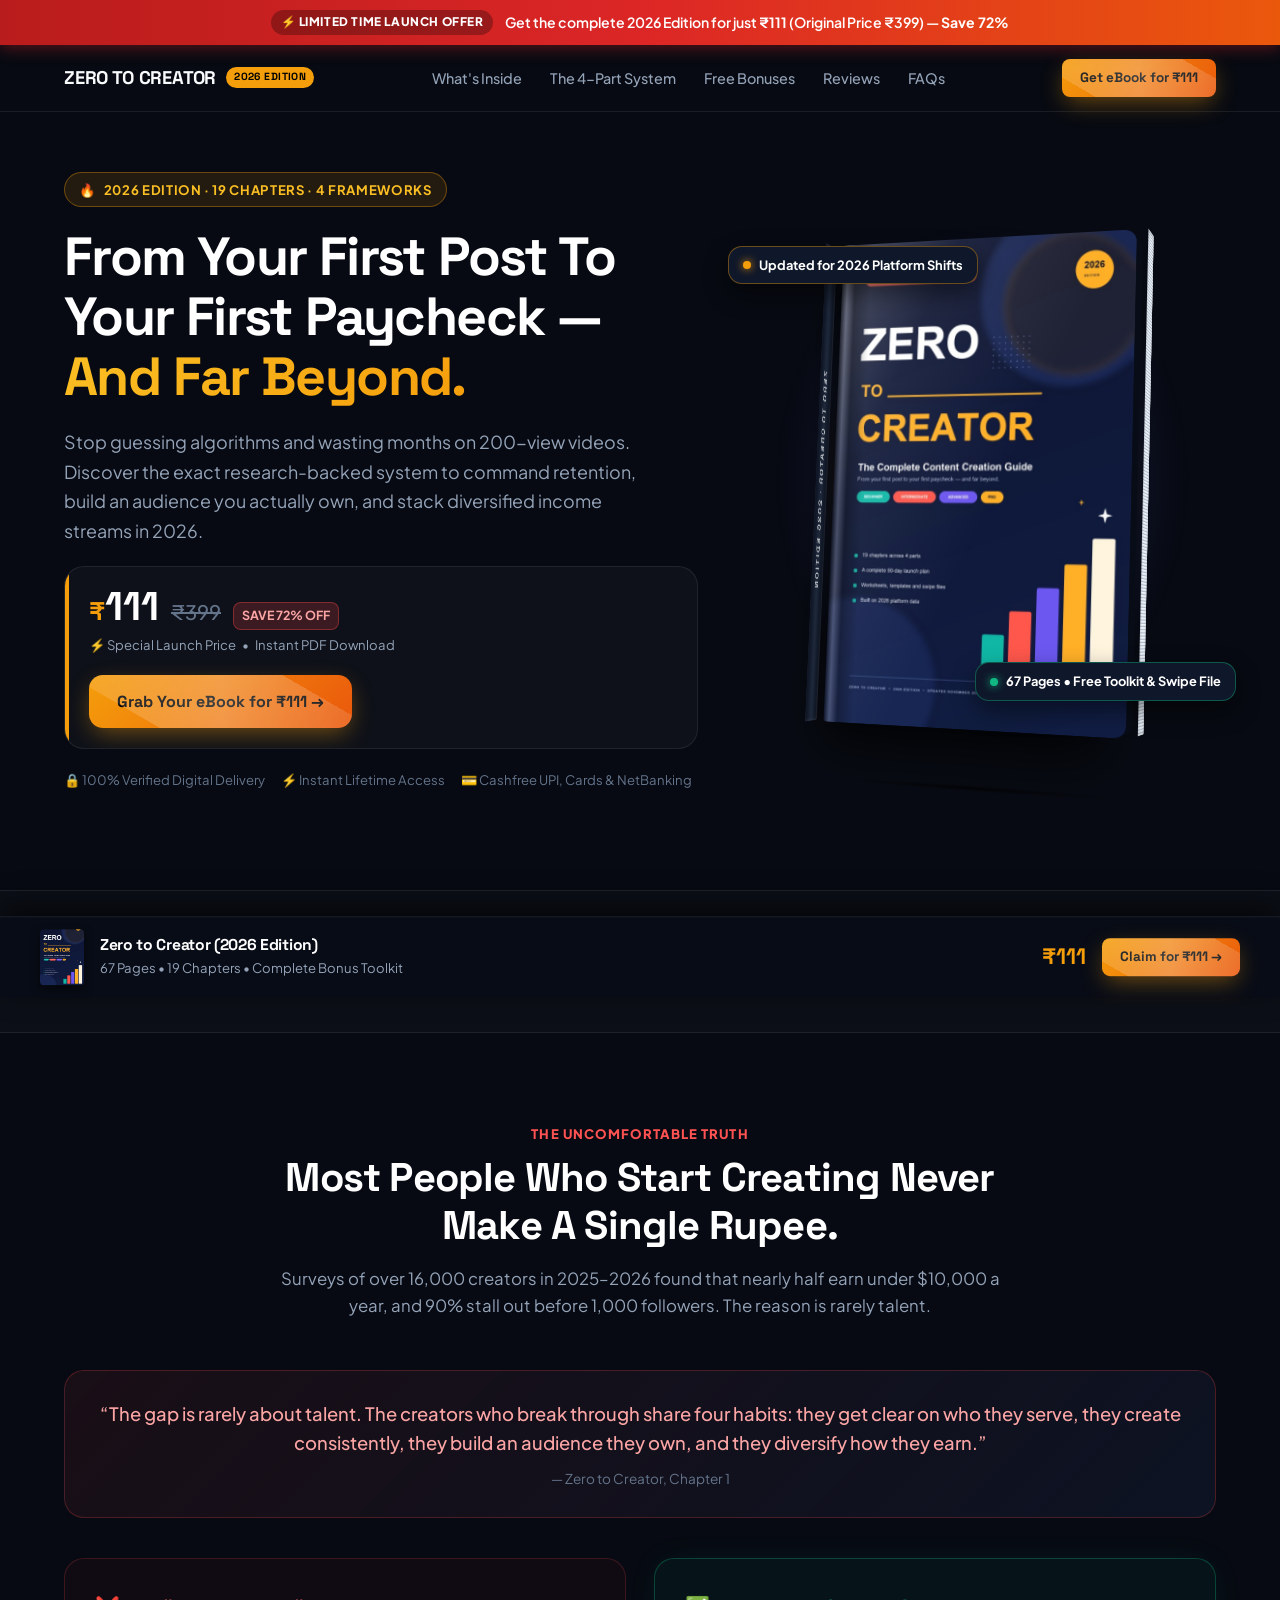
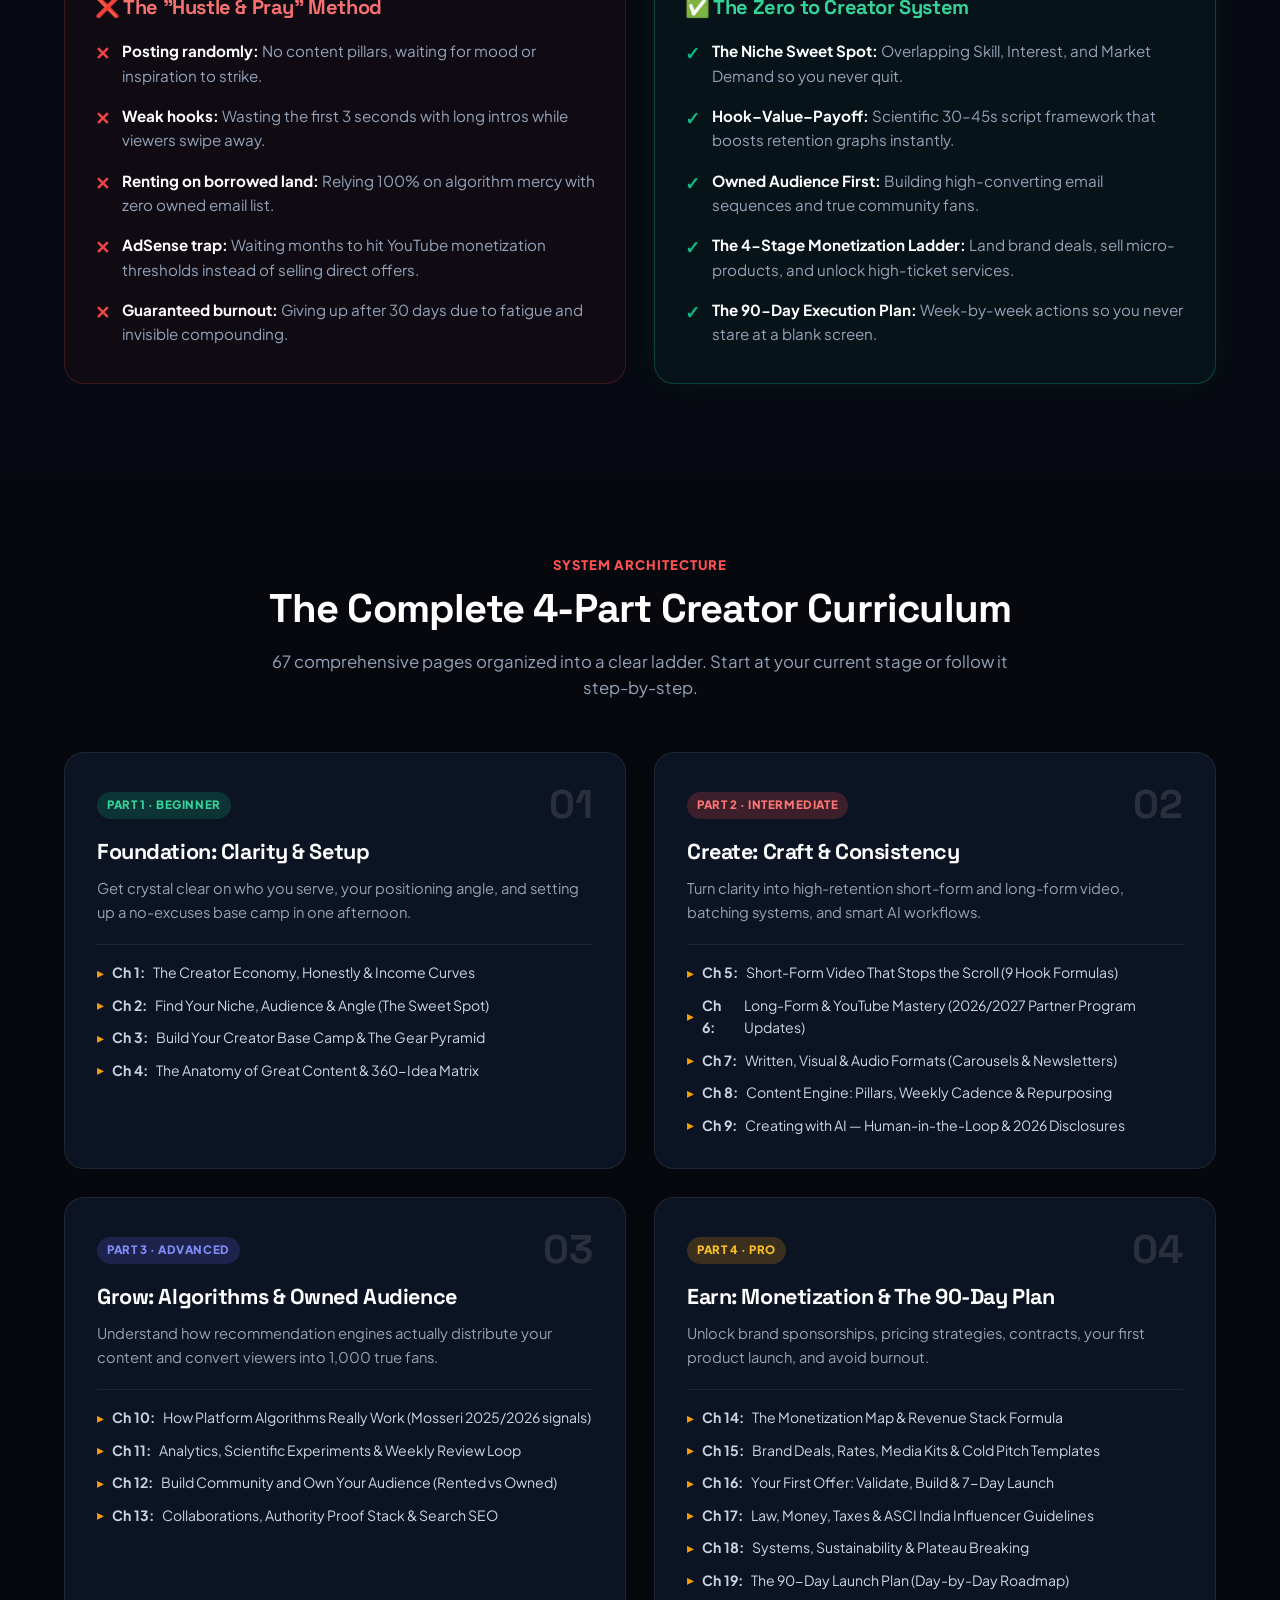
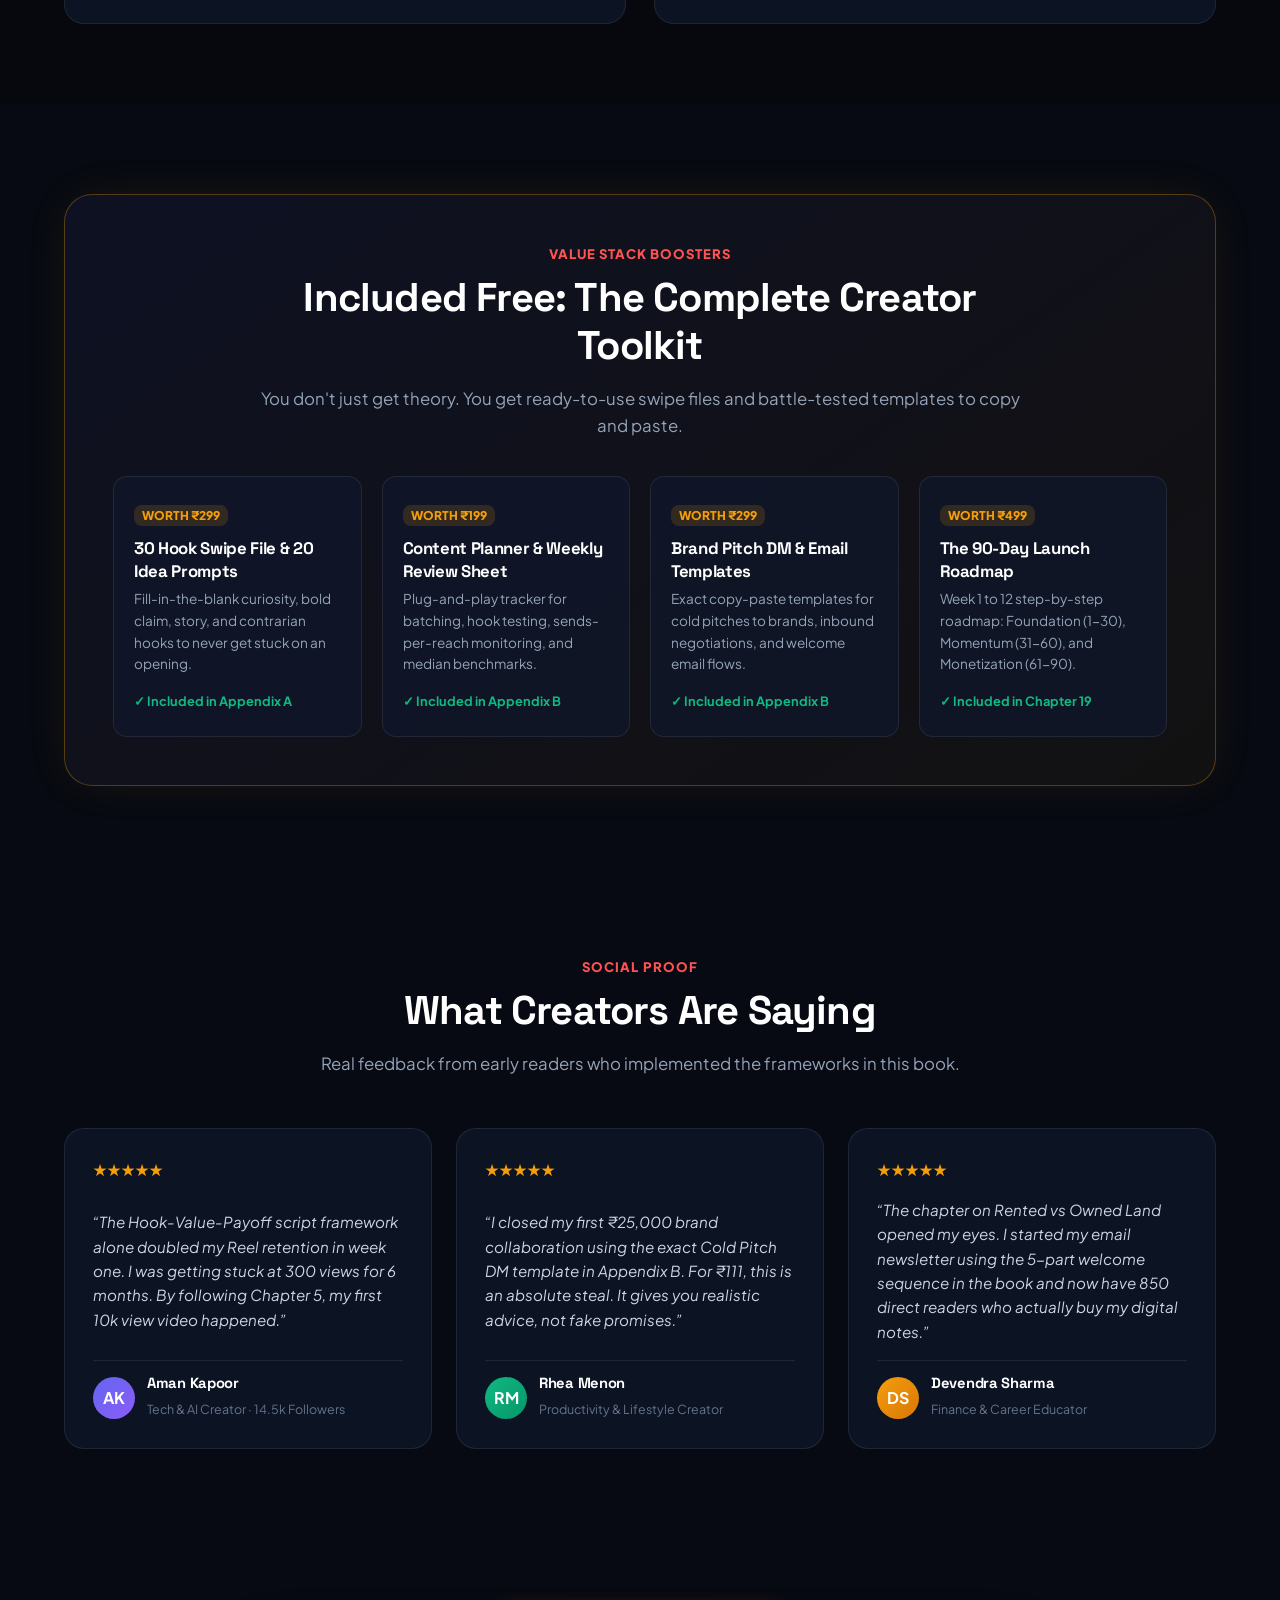
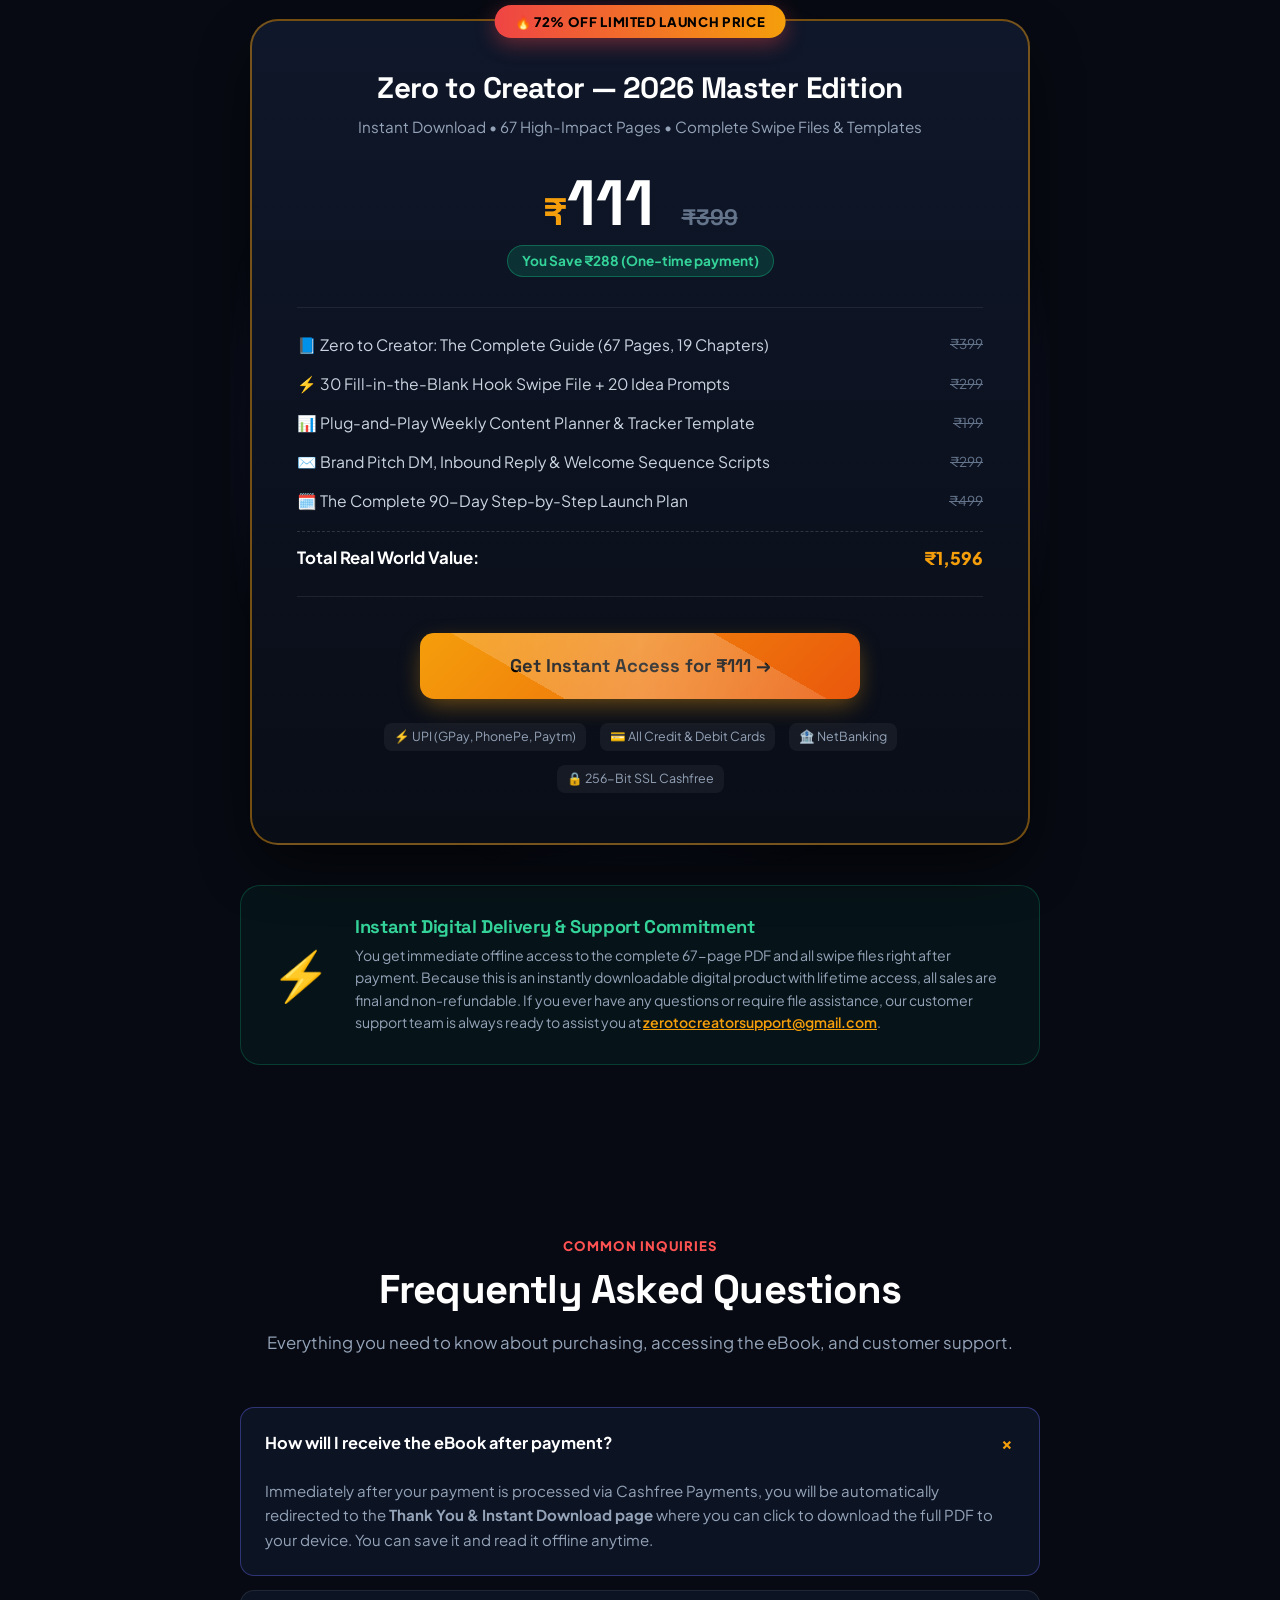
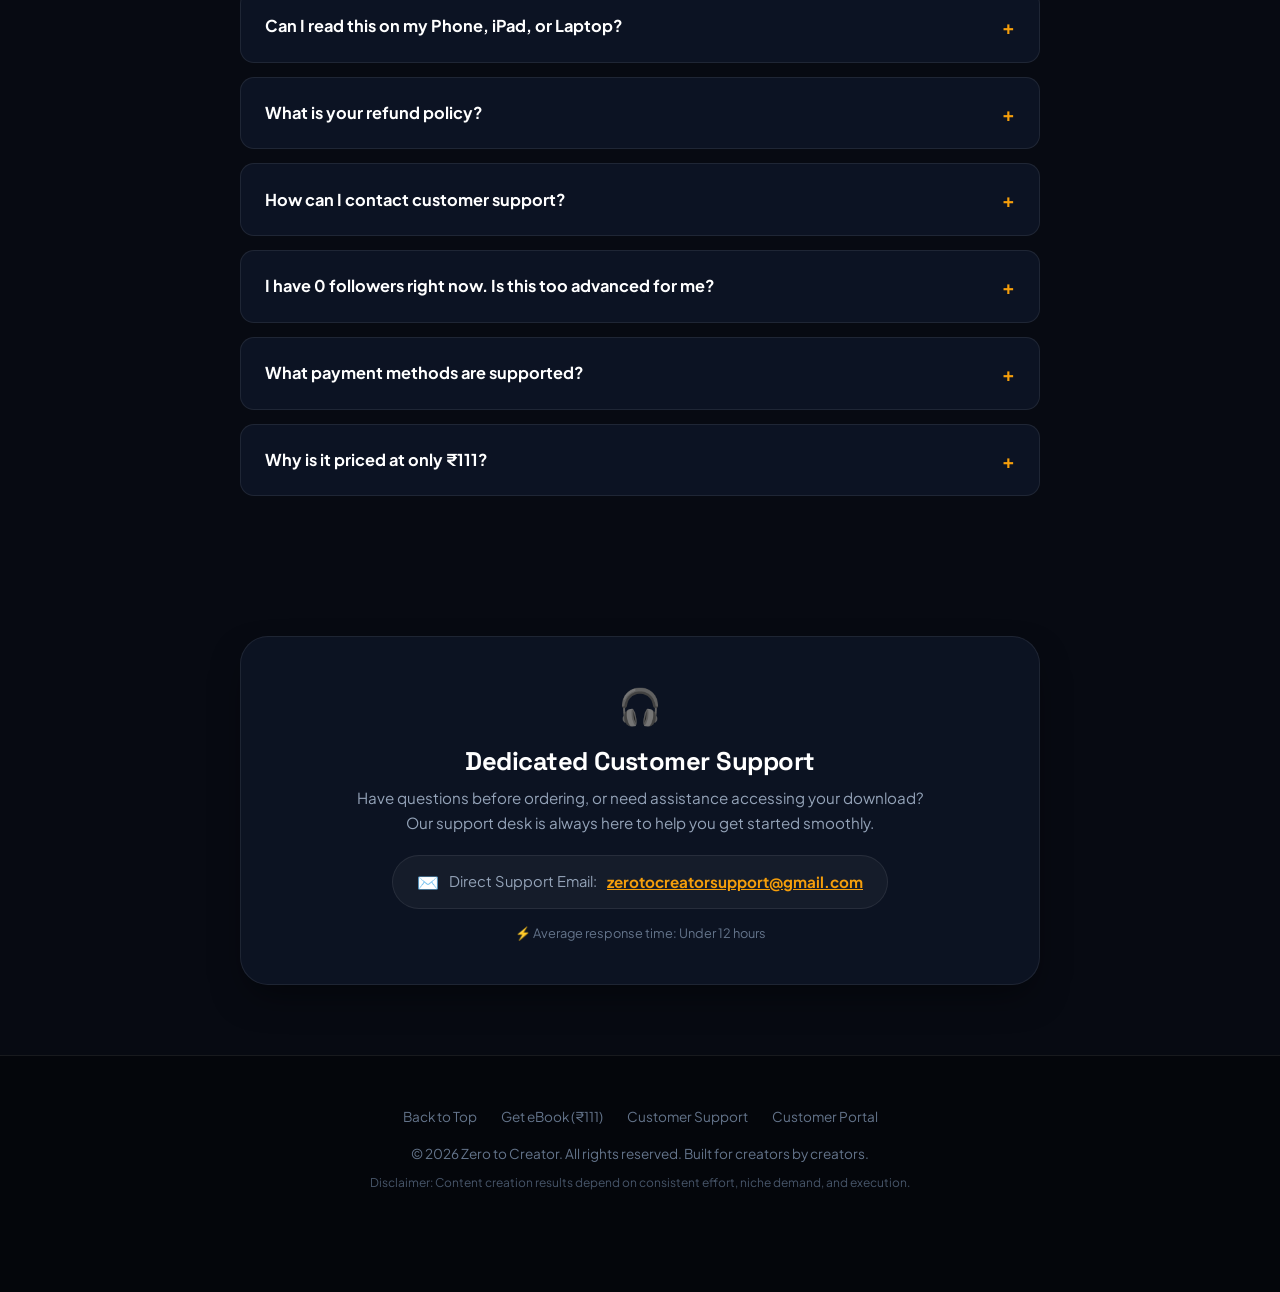
<file: index.html>
<!DOCTYPE html>
<html lang="en">
<head>
  <meta charset="UTF-8">
  <meta name="viewport" content="width=device-width, initial-scale=1.0">
  <title>Zero to Creator (2026 Edition) — The Complete Content Creation Guide</title>
  <meta name="description" content="Turn your first post into your first paycheck. The research-backed 67-page system with 19 chapters, frameworks, swipe files, and a 90-day launch plan. Limited offer: ₹111.">
  
  <link rel="stylesheet" href="assets/style.css">
  <link rel="icon" type="image/jpeg" href="assets/cover.jpg">

  <!-- Meta Pixel Code -->
  <script>
    !function(f,b,e,v,n,t,s)
    {if(f.fbq)return;n=f.fbq=function(){n.callMethod?
    n.callMethod.apply(n,arguments):n.queue.push(arguments)};
    if(!f._fbq)f._fbq=n;n.push=n;n.loaded=!0;n.version='2.0';
    n.queue=[];t=b.createElement(e);t.async=!0;
    t.src=v;s=b.getElementsByTagName(e)[0];
    s.parentNode.insertBefore(t,s)}(window, document,'script',
    'https://connect.facebook.net/en_US/fbevents.js');
    fbq('init', '1433759205589900');
    fbq('track', 'PageView');
    fbq('track', 'ViewContent', {
      content_name: 'Zero to Creator (2026 Edition)',
      content_type: 'product',
      content_ids: ['ztc-2026-ebook'],
      value: 111,
      currency: 'INR'
    });
  </script>
  <noscript>
    <img height="1" width="1" style="display:none"
    src="https://www.facebook.com/tr?id=1433759205589900&ev=PageView&noscript=1"/>
  </noscript>
  <!-- End Meta Pixel Code -->
</head>
<body>
  <!-- Ambient Hardware-Accelerated Background -->
  <div class="bg-ambient-layer"></div>

  <!-- Top Urgency Ticker -->
  <div class="top-urgency-bar">
    <span class="ticker-tag">⚡ LIMITED TIME LAUNCH OFFER</span>
    <span>Get the complete 2026 Edition for just <strong>₹111</strong> (Original Price ₹399) — <strong>Save 72%</strong></span>
  </div>

  <!-- Navigation -->
  <nav class="navbar">
    <div class="container nav-container">
      <a href="#" class="nav-brand">
        <span>ZERO TO CREATOR</span>
        <span class="brand-badge">2026 EDITION</span>
      </a>

      <ul class="nav-links">
        <li><a href="#what-inside" class="nav-link">What's Inside</a></li>
        <li><a href="#ladder" class="nav-link">The 4-Part System</a></li>
        <li><a href="#bonuses" class="nav-link">Free Bonuses</a></li>
        <li><a href="#reviews" class="nav-link">Reviews</a></li>
        <li><a href="#faq" class="nav-link">FAQs</a></li>
      </ul>

      <div class="nav-cta">
        <a href="https://payments.cashfree.com/forms/zerotocreator" class="btn-primary btn-sm">
          Get eBook for ₹111
        </a>
      </div>
    </div>
  </nav>

  <!-- HERO SECTION -->
  <header class="hero-section" id="hero">
    <div class="container hero-grid">
      
      <!-- Left Column: Copy & Offer -->
      <div class="hero-content">
        <div class="edition-pill">
          <span>🔥</span> 2026 EDITION · 19 CHAPTERS · 4 FRAMEWORKS
        </div>

        <h1 class="hero-title">
          From Your First Post To Your First Paycheck — <span class="highlight-gold">And Far Beyond.</span>
        </h1>

        <p class="hero-subtitle">
          Stop guessing algorithms and wasting months on 200-view videos. Discover the exact research-backed system to command retention, build an audience you actually own, and stack diversified income streams in 2026.
        </p>

        <!-- Dynamic Price Display Card -->
        <div class="price-display-card">
          <div class="price-left">
            <div class="price-row">
              <span class="current-price"><span class="currency">₹</span>111</span>
              <span class="original-price">₹399</span>
              <span class="discount-badge">Save 72% OFF</span>
            </div>
            <div class="price-note">
              <span>⚡ Special Launch Price</span> • <span>Instant PDF Download</span>
            </div>
          </div>

          <div class="price-right">
            <a href="https://payments.cashfree.com/forms/zerotocreator" class="btn-primary">
              Grab Your eBook for ₹111 →
            </a>
          </div>
        </div>

        <!-- Guarantee Microtext -->
        <div class="guarantee-microtext">
          <span>🔒 100% Verified Digital Delivery</span>
          <span>⚡ Instant Lifetime Access</span>
          <span>💳 Cashfree UPI, Cards & NetBanking</span>
        </div>

      </div>

      <!-- Right Column: 3D Book-Shaped Banner -->
      <div class="book-banner-wrapper">
        <div class="book-glow-bg"></div>

        <!-- Floating Badge Top -->
        <div class="floating-badge floating-badge-top">
          <span class="dot dot-gold"></span>
          <span>Updated for 2026 Platform Shifts</span>
        </div>

        <!-- 3D Book Mockup -->
        <div class="book-3d-stage">
          <div class="book-container">
            <!-- Front Cover with user's exact uploaded cover image -->
            <div class="book-front">
              <img src="assets/cover.jpg" alt="Zero to Creator Book Cover 2026 Edition" loading="eager">
              <div class="book-sheen"></div>
              <div class="book-spine-crease"></div>
            </div>
            <!-- 3D Book Spine -->
            <div class="book-spine-edge">
              <span class="book-spine-text">ZERO TO CREATOR · 2026 EDITION</span>
            </div>
            <!-- 3D Pages Thickness -->
            <div class="book-pages-side"></div>
            <!-- Back Cover -->
            <div class="book-back"></div>
            <!-- Realistic Floor Shadow -->
            <div class="book-floor-shadow"></div>
          </div>
        </div>

        <!-- Floating Badge Bottom -->
        <div class="floating-badge floating-badge-bottom">
          <span class="dot dot-green"></span>
          <span>67 Pages • Free Toolkit & Swipe File</span>
        </div>

      </div>

    </div>
  </header>

  <!-- TRUST & NUMBERS STRIP -->
  <section class="trust-strip">
    <div class="container stats-grid">
      <div class="stat-item">
        <span class="stat-number">67</span>
        <span class="stat-label">Actionable Pages</span>
      </div>
      <div class="stat-item">
        <span class="stat-number">30+</span>
        <span class="stat-label">Hook & Prompt Swipe Files</span>
      </div>
      <div class="stat-item">
        <span class="stat-number">19</span>
        <span class="stat-label">In-Depth Chapters</span>
      </div>
      <div class="stat-item">
        <span class="stat-number">90-Day</span>
        <span class="stat-label">Launch & Monetize Plan</span>
      </div>
    </div>
  </section>

  <!-- THE UNCOMFORTABLE TRUTH / PROBLEM & SOLUTION -->
  <section class="section-problem" id="what-inside">
    <div class="container">
      <div class="section-header">
        <span class="section-tag">The Uncomfortable Truth</span>
        <h2 class="section-title">Most People Who Start Creating Never Make A Single Rupee.</h2>
        <p class="section-desc">
          Surveys of over 16,000 creators in 2025–2026 found that nearly half earn under $10,000 a year, and 90% stall out before 1,000 followers. The reason is rarely talent.
        </p>
      </div>

      <div class="truth-quote-card">
        <p>“The gap is rarely about talent. The creators who break through share four habits: they get clear on who they serve, they create consistently, they build an audience they own, and they diversify how they earn.”</p>
        <cite>— Zero to Creator, Chapter 1</cite>
      </div>

      <div class="compare-grid">
        <!-- Broken Way -->
        <div class="compare-card bad">
          <h3 class="compare-title">❌ The "Hustle & Pray" Method</h3>
          <ul class="compare-list">
            <li>
              <span class="icon-cross">✕</span>
              <span><strong>Posting randomly:</strong> No content pillars, waiting for mood or inspiration to strike.</span>
            </li>
            <li>
              <span class="icon-cross">✕</span>
              <span><strong>Weak hooks:</strong> Wasting the first 3 seconds with long intros while viewers swipe away.</span>
            </li>
            <li>
              <span class="icon-cross">✕</span>
              <span><strong>Renting on borrowed land:</strong> Relying 100% on algorithm mercy with zero owned email list.</span>
            </li>
            <li>
              <span class="icon-cross">✕</span>
              <span><strong>AdSense trap:</strong> Waiting months to hit YouTube monetization thresholds instead of selling direct offers.</span>
            </li>
            <li>
              <span class="icon-cross">✕</span>
              <span><strong>Guaranteed burnout:</strong> Giving up after 30 days due to fatigue and invisible compounding.</span>
            </li>
          </ul>
        </div>

        <!-- The Zero to Creator System -->
        <div class="compare-card good">
          <h3 class="compare-title">✅ The Zero to Creator System</h3>
          <ul class="compare-list">
            <li>
              <span class="icon-check">✓</span>
              <span><strong>The Niche Sweet Spot:</strong> Overlapping Skill, Interest, and Market Demand so you never quit.</span>
            </li>
            <li>
              <span class="icon-check">✓</span>
              <span><strong>Hook–Value–Payoff:</strong> Scientific 30–45s script framework that boosts retention graphs instantly.</span>
            </li>
            <li>
              <span class="icon-check">✓</span>
              <span><strong>Owned Audience First:</strong> Building high-converting email sequences and true community fans.</span>
            </li>
            <li>
              <span class="icon-check">✓</span>
              <span><strong>The 4-Stage Monetization Ladder:</strong> Land brand deals, sell micro-products, and unlock high-ticket services.</span>
            </li>
            <li>
              <span class="icon-check">✓</span>
              <span><strong>The 90-Day Execution Plan:</strong> Week-by-week actions so you never stare at a blank screen.</span>
            </li>
          </ul>
        </div>
      </div>

    </div>
  </section>

  <!-- THE 4-PART CREATOR LADDER -->
  <section class="section-curriculum" id="ladder">
    <div class="container">
      <div class="section-header">
        <span class="section-tag">System Architecture</span>
        <h2 class="section-title">The Complete 4-Part Creator Curriculum</h2>
        <p class="section-desc">
          67 comprehensive pages organized into a clear ladder. Start at your current stage or follow it step-by-step.
        </p>
      </div>

      <div class="curriculum-cards-grid">
        
        <!-- Part 1 -->
        <div class="part-card">
          <div class="part-header">
            <span class="part-badge beginner">Part 1 · Beginner</span>
            <span class="part-number">01</span>
          </div>
          <h3 class="part-title">Foundation: Clarity & Setup</h3>
          <p class="part-desc">Get crystal clear on who you serve, your positioning angle, and setting up a no-excuses base camp in one afternoon.</p>
          <ul class="part-chapters">
            <li><strong>Ch 1:</strong> The Creator Economy, Honestly & Income Curves</li>
            <li><strong>Ch 2:</strong> Find Your Niche, Audience & Angle (The Sweet Spot)</li>
            <li><strong>Ch 3:</strong> Build Your Creator Base Camp & The Gear Pyramid</li>
            <li><strong>Ch 4:</strong> The Anatomy of Great Content & 360-Idea Matrix</li>
          </ul>
        </div>

        <!-- Part 2 -->
        <div class="part-card">
          <div class="part-header">
            <span class="part-badge intermediate">Part 2 · Intermediate</span>
            <span class="part-number">02</span>
          </div>
          <h3 class="part-title">Create: Craft & Consistency</h3>
          <p class="part-desc">Turn clarity into high-retention short-form and long-form video, batching systems, and smart AI workflows.</p>
          <ul class="part-chapters">
            <li><strong>Ch 5:</strong> Short-Form Video That Stops the Scroll (9 Hook Formulas)</li>
            <li><strong>Ch 6:</strong> Long-Form & YouTube Mastery (2026/2027 Partner Program Updates)</li>
            <li><strong>Ch 7:</strong> Written, Visual & Audio Formats (Carousels & Newsletters)</li>
            <li><strong>Ch 8:</strong> Content Engine: Pillars, Weekly Cadence & Repurposing</li>
            <li><strong>Ch 9:</strong> Creating with AI — Human-in-the-Loop & 2026 Disclosures</li>
          </ul>
        </div>

        <!-- Part 3 -->
        <div class="part-card">
          <div class="part-header">
            <span class="part-badge advanced">Part 3 · Advanced</span>
            <span class="part-number">03</span>
          </div>
          <h3 class="part-title">Grow: Algorithms & Owned Audience</h3>
          <p class="part-desc">Understand how recommendation engines actually distribute your content and convert viewers into 1,000 true fans.</p>
          <ul class="part-chapters">
            <li><strong>Ch 10:</strong> How Platform Algorithms Really Work (Mosseri 2025/2026 signals)</li>
            <li><strong>Ch 11:</strong> Analytics, Scientific Experiments & Weekly Review Loop</li>
            <li><strong>Ch 12:</strong> Build Community and Own Your Audience (Rented vs Owned)</li>
            <li><strong>Ch 13:</strong> Collaborations, Authority Proof Stack & Search SEO</li>
          </ul>
        </div>

        <!-- Part 4 -->
        <div class="part-card">
          <div class="part-header">
            <span class="part-badge pro">Part 4 · Pro</span>
            <span class="part-number">04</span>
          </div>
          <h3 class="part-title">Earn: Monetization & The 90-Day Plan</h3>
          <p class="part-desc">Unlock brand sponsorships, pricing strategies, contracts, your first product launch, and avoid burnout.</p>
          <ul class="part-chapters">
            <li><strong>Ch 14:</strong> The Monetization Map & Revenue Stack Formula</li>
            <li><strong>Ch 15:</strong> Brand Deals, Rates, Media Kits & Cold Pitch Templates</li>
            <li><strong>Ch 16:</strong> Your First Offer: Validate, Build & 7-Day Launch</li>
            <li><strong>Ch 17:</strong> Law, Money, Taxes & ASCI India Influencer Guidelines</li>
            <li><strong>Ch 18:</strong> Systems, Sustainability & Plateau Breaking</li>
            <li><strong>Ch 19:</strong> The 90-Day Launch Plan (Day-by-Day Roadmap)</li>
          </ul>
        </div>

      </div>

    </div>
  </section>

  <!-- BONUS TOOLKIT SECTION -->
  <section class="section-bonuses" id="bonuses">
    <div class="container">
      <div class="bonus-box">
        <div class="section-header" style="margin-bottom: 20px;">
          <span class="section-tag">Value Stack Boosters</span>
          <h2 class="section-title">Included Free: The Complete Creator Toolkit</h2>
          <p class="section-desc">
            You don't just get theory. You get ready-to-use swipe files and battle-tested templates to copy and paste.
          </p>
        </div>

        <div class="bonus-grid">
          
          <div class="bonus-card">
            <div>
              <span class="bonus-val-tag">WORTH ₹299</span>
              <h4 style="margin-top: 10px;">30 Hook Swipe File & 20 Idea Prompts</h4>
              <p style="margin-top: 6px;">Fill-in-the-blank curiosity, bold claim, story, and contrarian hooks to never get stuck on an opening.</p>
            </div>
            <span class="bonus-status">✓ Included in Appendix A</span>
          </div>

          <div class="bonus-card">
            <div>
              <span class="bonus-val-tag">WORTH ₹199</span>
              <h4 style="margin-top: 10px;">Content Planner & Weekly Review Sheet</h4>
              <p style="margin-top: 6px;">Plug-and-play tracker for batching, hook testing, sends-per-reach monitoring, and median benchmarks.</p>
            </div>
            <span class="bonus-status">✓ Included in Appendix B</span>
          </div>

          <div class="bonus-card">
            <div>
              <span class="bonus-val-tag">WORTH ₹299</span>
              <h4 style="margin-top: 10px;">Brand Pitch DM & Email Templates</h4>
              <p style="margin-top: 6px;">Exact copy-paste templates for cold pitches to brands, inbound negotiations, and welcome email flows.</p>
            </div>
            <span class="bonus-status">✓ Included in Appendix B</span>
          </div>

          <div class="bonus-card">
            <div>
              <span class="bonus-val-tag">WORTH ₹499</span>
              <h4 style="margin-top: 10px;">The 90-Day Launch Roadmap</h4>
              <p style="margin-top: 6px;">Week 1 to 12 step-by-step roadmap: Foundation (1-30), Momentum (31-60), and Monetization (61-90).</p>
            </div>
            <span class="bonus-status">✓ Included in Chapter 19</span>
          </div>

        </div>
      </div>
    </div>
  </section>

  <!-- REVIEWS & TESTIMONIALS -->
  <section class="section-reviews" id="reviews">
    <div class="container">
      <div class="section-header">
        <span class="section-tag">Social Proof</span>
        <h2 class="section-title">What Creators Are Saying</h2>
        <p class="section-desc">
          Real feedback from early readers who implemented the frameworks in this book.
        </p>
      </div>

      <div class="reviews-grid">
        <div class="review-card">
          <div class="review-stars">★★★★★</div>
          <p class="review-text">
            “The Hook-Value-Payoff script framework alone doubled my Reel retention in week one. I was getting stuck at 300 views for 6 months. By following Chapter 5, my first 10k view video happened.”
          </p>
          <div class="review-user">
            <div class="review-avatar">AK</div>
            <div class="review-info">
              <h5>Aman Kapoor</h5>
              <span>Tech & AI Creator · 14.5k Followers</span>
            </div>
          </div>
        </div>

        <div class="review-card">
          <div class="review-stars">★★★★★</div>
          <p class="review-text">
            “I closed my first ₹25,000 brand collaboration using the exact Cold Pitch DM template in Appendix B. For ₹111, this is an absolute steal. It gives you realistic advice, not fake promises.”
          </p>
          <div class="review-user">
            <div class="review-avatar" style="background: linear-gradient(135deg, #10b981, #059669);">RM</div>
            <div class="review-info">
              <h5>Rhea Menon</h5>
              <span>Productivity & Lifestyle Creator</span>
            </div>
          </div>
        </div>

        <div class="review-card">
          <div class="review-stars">★★★★★</div>
          <p class="review-text">
            “The chapter on Rented vs Owned Land opened my eyes. I started my email newsletter using the 5-part welcome sequence in the book and now have 850 direct readers who actually buy my digital notes.”
          </p>
          <div class="review-user">
            <div class="review-avatar" style="background: linear-gradient(135deg, #f59e0b, #d97706);">DS</div>
            <div class="review-info">
              <h5>Devendra Sharma</h5>
              <span>Finance & Career Educator</span>
            </div>
          </div>
        </div>
      </div>

    </div>
  </section>

  <!-- PRICING / THE IRRESISTIBLE OFFER -->
  <section class="section-pricing" id="pricing">
    <div class="container">
      <div class="pricing-card-wrapper">
        <div class="pricing-glow"></div>

        <div class="pricing-card">
          <div class="offer-ribbon">🔥 72% OFF LIMITED LAUNCH PRICE</div>

          <div class="pricing-header">
            <h3>Zero to Creator — 2026 Master Edition</h3>
            <p>Instant Download • 67 High-Impact Pages • Complete Swipe Files & Templates</p>
          </div>

          <div class="price-box-main">
            <div class="huge-price">
              <span class="rs">₹</span>111
              <span class="price-was">₹399</span>
            </div>
            <span class="save-badge-lg">You Save ₹288 (One-time payment)</span>
          </div>

          <ul class="value-stack-list">
            <li>
              <span class="item-left">📘 Zero to Creator: The Complete Guide (67 Pages, 19 Chapters)</span>
              <span class="item-value">₹399</span>
            </li>
            <li>
              <span class="item-left">⚡ 30 Fill-in-the-Blank Hook Swipe File + 20 Idea Prompts</span>
              <span class="item-value">₹299</span>
            </li>
            <li>
              <span class="item-left">📊 Plug-and-Play Weekly Content Planner & Tracker Template</span>
              <span class="item-value">₹199</span>
            </li>
            <li>
              <span class="item-left">✉️ Brand Pitch DM, Inbound Reply & Welcome Sequence Scripts</span>
              <span class="item-value">₹299</span>
            </li>
            <li>
              <span class="item-left">🗓️ The Complete 90-Day Step-by-Step Launch Plan</span>
              <span class="item-value">₹499</span>
            </li>
            <li class="total-value">
              <span>Total Real World Value:</span>
              <span class="item-value">₹1,596</span>
            </li>
          </ul>

          <div class="pricing-actions">
            <a href="https://payments.cashfree.com/forms/zerotocreator" class="btn-primary btn-large">
              Get Instant Access for ₹111 →
            </a>
            
            <div class="payment-badges">
              <span class="payment-badge-pill">⚡ UPI (GPay, PhonePe, Paytm)</span>
              <span class="payment-badge-pill">💳 All Credit & Debit Cards</span>
              <span class="payment-badge-pill">🏦 NetBanking</span>
              <span class="payment-badge-pill">🔒 256-Bit SSL Cashfree</span>
            </div>
          </div>

        </div>
      </div>

      <!-- Instant Digital Delivery & Support Box -->
      <div class="guarantee-box">
        <div class="guarantee-icon">⚡</div>
        <div class="guarantee-content">
          <h4>Instant Digital Delivery & Support Commitment</h4>
          <p>
            You get immediate offline access to the complete 67-page PDF and all swipe files right after payment. Because this is an instantly downloadable digital product with lifetime access, all sales are final and non-refundable. If you ever have any questions or require file assistance, our customer support team is always ready to assist you at <a href="mailto:zerotocreatorsupport@gmail.com" style="color: var(--gold); text-decoration: underline; font-weight: 600;">zerotocreatorsupport@gmail.com</a>.
          </p>
        </div>
      </div>

    </div>
  </section>

  <!-- FAQS -->
  <section class="section-faq" id="faq">
    <div class="container">
      <div class="section-header">
        <span class="section-tag">Common Inquiries</span>
        <h2 class="section-title">Frequently Asked Questions</h2>
        <p class="section-desc">Everything you need to know about purchasing, accessing the eBook, and customer support.</p>
      </div>

      <div class="faq-wrapper">
        <div class="faq-item active">
          <div class="faq-question">
            <span>How will I receive the eBook after payment?</span>
            <span class="faq-icon">+</span>
          </div>
          <div class="faq-answer">
            Immediately after your payment is processed via Cashfree Payments, you will be automatically redirected to the <strong>Thank You & Instant Download page</strong> where you can click to download the full PDF to your device. You can save it and read it offline anytime.
          </div>
        </div>

        <div class="faq-item">
          <div class="faq-question">
            <span>Can I read this on my Phone, iPad, or Laptop?</span>
            <span class="faq-icon">+</span>
          </div>
          <div class="faq-answer">
            Yes! The eBook is formatted as a clean, high-resolution PDF that looks gorgeous on iPhones, Android phones, iPads, tablets, Kindles, MacBooks, and Windows PCs.
          </div>
        </div>

        <div class="faq-item">
          <div class="faq-question">
            <span>What is your refund policy?</span>
            <span class="faq-icon">+</span>
          </div>
          <div class="faq-answer">
            Due to the instant download nature of digital products and eBooks, all sales are final and non-refundable. You receive the complete 67-page guide, templates, and swipe files immediately upon purchase. If you experience any issues downloading or opening your files, our customer support team will assist you right away.
          </div>
        </div>

        <div class="faq-item">
          <div class="faq-question">
            <span>How can I contact customer support?</span>
            <span class="faq-icon">+</span>
          </div>
          <div class="faq-answer">
            You can reach our dedicated support desk directly via email at <a href="mailto:zerotocreatorsupport@gmail.com" style="color: var(--gold); text-decoration: underline;">zerotocreatorsupport@gmail.com</a>. We answer all inquiries within 12–24 hours to help with download links, receipt requests, or reader assistance.
          </div>
        </div>

        <div class="faq-item">
          <div class="faq-question">
            <span>I have 0 followers right now. Is this too advanced for me?</span>
            <span class="faq-icon">+</span>
          </div>
          <div class="faq-answer">
            Not at all. In fact, Part 1 ("Foundation") is specifically built for creators starting at day zero. It guides you through finding your niche sweet spot, setting up your bio and gear with $0, scripting your first 30-45s video, and writing your first 20 hooks.
          </div>
        </div>

        <div class="faq-item">
          <div class="faq-question">
            <span>What payment methods are supported?</span>
            <span class="faq-icon">+</span>
          </div>
          <div class="faq-answer">
            We support all major payment options via Cashfree Payments including Google Pay, PhonePe, Paytm, BHIM UPI, Visa, Mastercard, RuPay, and NetBanking.
          </div>
        </div>

        <div class="faq-item">
          <div class="faq-question">
            <span>Why is it priced at only ₹111?</span>
            <span class="faq-icon">+</span>
          </div>
          <div class="faq-answer">
            This is an introductory limited-time launch price to build our first cohort of verified creator case studies. The price will increase back to the original price of ₹399 shortly.
          </div>
        </div>
      </div>

    </div>
  </section>

  <!-- CUSTOMER SUPPORT SECTION -->
  <section class="section-support" id="support" style="padding: 40px 0 70px;">
    <div class="container">
      <div class="support-card">
        <div style="font-size: 2.2rem; margin-bottom: 12px;">🎧</div>
        <h3 style="font-size: 1.6rem; margin-bottom: 10px;">Dedicated Customer Support</h3>
        <p style="color: var(--text-muted); font-size: 0.95rem; max-width: 580px; margin: 0 auto 20px;">
          Have questions before ordering, or need assistance accessing your download? Our support desk is always here to help you get started smoothly.
        </p>
        <div class="support-email-pill">
          <span style="font-size: 1.1rem;">✉️</span>
          <span style="color: var(--text-muted); font-size: 0.92rem;">Direct Support Email:</span>
          <a href="mailto:zerotocreatorsupport@gmail.com" class="support-email-link">zerotocreatorsupport@gmail.com</a>
        </div>
        <p style="color: var(--text-dim); font-size: 0.8rem; margin-top: 14px;">
          ⚡ Average response time: Under 12 hours
        </p>
      </div>
    </div>
  </section>

  <!-- FOOTER -->
  <footer class="footer">
    <div class="container">
      <ul class="footer-links">
        <li><a href="#hero">Back to Top</a></li>
        <li><a href="#pricing">Get eBook (₹111)</a></li>
        <li><a href="#support">Customer Support</a></li>
        <li><a href="thankyou.html">Customer Portal</a></li>
      </ul>
      <p>© 2026 Zero to Creator. All rights reserved. Built for creators by creators.</p>
      <p style="margin-top: 8px; font-size: 0.75rem; color: #475569;">
        Disclaimer: Content creation results depend on consistent effort, niche demand, and execution.
      </p>
    </div>
  </footer>

  <!-- STICKY BOTTOM BAR (Appears on scroll) -->
  <div class="sticky-bar" id="stickyCtaBar">
    <div class="sticky-content">
      <div class="sticky-left">
        <img src="assets/cover.jpg" alt="Zero to Creator Thumbnail" class="sticky-thumb">
        <div class="sticky-info">
          <h4>Zero to Creator (2026 Edition)</h4>
          <p>67 Pages • 19 Chapters • Complete Bonus Toolkit</p>
        </div>
      </div>
      <div class="sticky-right" style="display: flex; align-items: center; gap: 16px;">
        <span class="sticky-price">₹111</span>
        <a href="https://payments.cashfree.com/forms/zerotocreator" class="btn-primary btn-sm">
          Claim for ₹111 →
        </a>
      </div>
    </div>
  </div>



  <script src="assets/app.js"></script>
</body>
</html>
</file>
<file: assets/style.css>
/* ========================================================
   ZERO TO CREATOR - HIGH CONVERTING SALES PAGE STYLES
   2026 Edition Design System
   ======================================================== */

@import url('https://fonts.googleapis.com/css2?family=Plus+Jakarta+Sans:wght@300;400;500;600;700;800&family=Space+Grotesk:wght@500;700&display=swap');

:root {
  --bg-dark: #070a12;
  --bg-deep: #0b1120;
  --bg-card: rgba(15, 23, 42, 0.75);
  --bg-card-hover: rgba(22, 33, 62, 0.85);
  --bg-glass: rgba(255, 255, 255, 0.035);
  --border-glass: rgba(255, 255, 255, 0.08);
  --border-focus: rgba(99, 102, 241, 0.4);
  
  --text-main: #f8fafc;
  --text-muted: #94a3b8;
  --text-dim: #64748b;

  /* Brand Colors from Book Cover */
  --gold: #f59e0b;
  --gold-light: #fbbf24;
  --gold-glow: rgba(245, 158, 11, 0.25);
  --coral: #ff5252;
  --coral-soft: #ff7575;
  --indigo: #6366f1;
  --indigo-glow: rgba(99, 102, 241, 0.3);
  --teal: #10b981;
  --teal-glow: rgba(16, 185, 129, 0.25);
  --purple: #8b5cf6;

  --font-main: 'Plus Jakarta Sans', -apple-system, BlinkMacSystemFont, 'Segoe UI', Roboto, sans-serif;
  --font-heading: 'Space Grotesk', -apple-system, BlinkMacSystemFont, sans-serif;
  
  --radius-sm: 8px;
  --radius-md: 14px;
  --radius-lg: 20px;
  --radius-xl: 28px;
  --radius-full: 9999px;

  --shadow-glow: 0 0 35px -5px rgba(99, 102, 241, 0.35);
  --shadow-gold: 0 0 30px -5px rgba(245, 158, 11, 0.3);
  --shadow-card: 0 16px 36px -10px rgba(0, 0, 0, 0.5);
  --transition: all 0.28s cubic-bezier(0.16, 1, 0.3, 1);
}

*, *::before, *::after {
  box-sizing: border-box;
  margin: 0;
  padding: 0;
}

html {
  font-size: 16px;
  overflow-x: hidden;
  width: 100%;
  -webkit-text-size-adjust: 100%;
}

body {
  font-family: var(--font-main);
  background-color: #070a12;
  color: var(--text-main);
  line-height: 1.6;
  overflow-x: hidden;
  width: 100%;
  position: relative;
  -webkit-font-smoothing: antialiased;
  -moz-osx-font-smoothing: grayscale;
}

.bg-ambient-layer {
  display: none;
}

/* Typography Helpers */
h1, h2, h3, h4, h5, h6 {
  font-family: var(--font-heading);
  color: #ffffff;
  line-height: 1.2;
  font-weight: 700;
  letter-spacing: -0.02em;
}

a {
  color: inherit;
  text-decoration: none;
}

img {
  max-width: 100%;
  height: auto;
  display: block;
}

.container {
  max-width: 1200px;
  margin: 0 auto;
  padding: 0 24px;
}

/* ========================================================
   TOP URGENCY TICKER
   ======================================================== */
.top-urgency-bar {
  background: linear-gradient(90deg, #b91c1c 0%, #dc2626 50%, #ea580c 100%);
  color: #ffffff;
  padding: 10px 16px;
  font-size: 0.88rem;
  font-weight: 600;
  text-align: center;
  position: relative;
  z-index: 90;
  box-shadow: 0 4px 15px rgba(220, 38, 38, 0.35);
  display: flex;
  align-items: center;
  justify-content: center;
  gap: 12px;
  flex-wrap: wrap;
}

.ticker-tag {
  background: rgba(0, 0, 0, 0.28);
  padding: 3px 10px;
  border-radius: var(--radius-full);
  text-transform: uppercase;
  font-size: 0.74rem;
  letter-spacing: 0.05em;
  font-weight: 800;
}

.countdown-box {
  display: inline-flex;
  align-items: center;
  gap: 6px;
  background: rgba(0, 0, 0, 0.4);
  padding: 2px 10px;
  border-radius: var(--radius-sm);
  font-family: monospace;
  font-size: 0.95rem;
  font-weight: 700;
  letter-spacing: 0.06em;
}

/* ========================================================
   NAVIGATION
   ======================================================== */
.navbar {
  position: sticky;
  top: 0;
  z-index: 80;
  background: #070a12;
  border-bottom: 1px solid var(--border-glass);
  padding: 14px 0;
}

.nav-container {
  display: flex;
  align-items: center;
  justify-content: space-between;
}

.nav-brand {
  display: flex;
  align-items: center;
  gap: 10px;
  font-family: var(--font-heading);
  font-weight: 800;
  font-size: 1.15rem;
  letter-spacing: -0.01em;
}

.brand-badge {
  background: var(--gold);
  color: #000;
  font-size: 0.65rem;
  font-weight: 800;
  padding: 2px 8px;
  border-radius: var(--radius-full);
  letter-spacing: 0.04em;
}

.nav-links {
  display: flex;
  align-items: center;
  gap: 28px;
  list-style: none;
}

.nav-link {
  color: var(--text-muted);
  font-size: 0.9rem;
  font-weight: 500;
  transition: var(--transition);
}

.nav-link:hover {
  color: #fff;
}

.nav-cta {
  display: flex;
  align-items: center;
  gap: 12px;
}

/* Primary Button Styling */
.btn-primary {
  display: inline-flex;
  align-items: center;
  justify-content: center;
  gap: 8px;
  background: linear-gradient(135deg, #f59e0b 0%, #ea580c 100%);
  color: #000000;
  font-family: var(--font-heading);
  font-weight: 800;
  font-size: 1rem;
  padding: 14px 28px;
  border-radius: var(--radius-md);
  border: none;
  cursor: pointer;
  transition: var(--transition);
  box-shadow: 0 8px 24px -4px rgba(245, 158, 11, 0.45);
  text-decoration: none;
  position: relative;
  overflow: hidden;
}

.btn-primary::after {
  content: '';
  position: absolute;
  top: -50%;
  left: -50%;
  width: 200%;
  height: 200%;
  background: linear-gradient(
    60deg,
    transparent,
    rgba(255, 255, 255, 0.25),
    transparent
  );
  transform: rotate(30deg) translate3d(0, 0, 0);
  pointer-events: none;
}

.btn-primary:hover::after {
  animation: shine 1.2s ease;
}

@keyframes shine {
  0% { transform: translateX(-150%) rotate(30deg); }
  30%, 100% { transform: translateX(150%) rotate(30deg); }
}

.btn-primary:hover {
  transform: translateY(-2px);
  box-shadow: 0 14px 30px -4px rgba(245, 158, 11, 0.6);
  color: #000;
}

.btn-sm {
  padding: 8px 18px;
  font-size: 0.85rem;
  border-radius: var(--radius-sm);
}

.btn-large {
  font-size: 1.15rem;
  padding: 18px 36px;
  width: 100%;
  max-width: 440px;
}

/* ========================================================
   HERO SECTION
   ======================================================== */
.hero-section {
  padding: 60px 0 80px;
  position: relative;
}

.hero-grid {
  display: grid;
  grid-template-columns: 1.15fr 0.85fr;
  gap: 50px;
  align-items: center;
}

.hero-content {
  display: flex;
  flex-direction: column;
  gap: 20px;
}

.edition-pill {
  display: inline-flex;
  align-items: center;
  gap: 8px;
  background: rgba(245, 158, 11, 0.12);
  border: 1px solid rgba(245, 158, 11, 0.35);
  color: var(--gold-light);
  padding: 6px 14px;
  border-radius: var(--radius-full);
  font-size: 0.82rem;
  font-weight: 700;
  letter-spacing: 0.05em;
  text-transform: uppercase;
  width: fit-content;
}

.hero-title {
  font-size: clamp(2.2rem, 4.2vw, 3.4rem);
  font-weight: 800;
  line-height: 1.12;
  letter-spacing: -0.03em;
}

.highlight-gold {
  color: var(--gold);
  background: linear-gradient(135deg, #fbbf24 0%, #f59e0b 100%);
  -webkit-background-clip: text;
  -webkit-text-fill-color: transparent;
}

.highlight-gradient {
  background: linear-gradient(135deg, #ffffff 30%, #cbd5e1 100%);
  -webkit-background-clip: text;
  -webkit-text-fill-color: transparent;
}

.hero-subtitle {
  font-size: 1.12rem;
  color: var(--text-muted);
  line-height: 1.65;
  max-width: 600px;
}

/* Price Box */
.price-display-card {
  background: rgba(255, 255, 255, 0.03);
  border: 1px solid var(--border-glass);
  border-radius: var(--radius-lg);
  padding: 20px 24px;
  display: flex;
  align-items: center;
  justify-content: space-between;
  gap: 20px;
  flex-wrap: wrap;
  position: relative;
  overflow: hidden;
}

.price-display-card::before {
  content: '';
  position: absolute;
  left: 0;
  top: 0;
  bottom: 0;
  width: 4px;
  background: var(--gold);
}

.price-left {
  display: flex;
  flex-direction: column;
  gap: 4px;
}

.price-row {
  display: flex;
  align-items: baseline;
  gap: 12px;
}

.current-price {
  font-family: var(--font-heading);
  font-size: 2.5rem;
  font-weight: 800;
  color: #fff;
  line-height: 1;
}

.current-price .currency {
  font-size: 1.6rem;
  color: var(--gold);
}

.original-price {
  font-size: 1.25rem;
  color: var(--text-dim);
  text-decoration: line-through;
  font-weight: 500;
}

.discount-badge {
  background: rgba(239, 68, 68, 0.2);
  border: 1px solid rgba(239, 68, 68, 0.4);
  color: #fca5a5;
  font-size: 0.78rem;
  font-weight: 700;
  padding: 3px 8px;
  border-radius: var(--radius-sm);
  text-transform: uppercase;
}

.price-note {
  font-size: 0.82rem;
  color: var(--text-muted);
  display: flex;
  align-items: center;
  gap: 6px;
}

.hero-cta-wrapper {
  display: flex;
  flex-direction: column;
  gap: 12px;
}

.guarantee-microtext {
  font-size: 0.82rem;
  color: var(--text-dim);
  display: flex;
  align-items: center;
  gap: 16px;
  flex-wrap: wrap;
}

.guarantee-microtext span {
  display: flex;
  align-items: center;
  gap: 6px;
}

/* ========================================================
   3D BOOK BANNER / HERO BOOK MOCKUP
   ======================================================== */
.book-banner-wrapper {
  position: relative;
  display: flex;
  justify-content: center;
  align-items: center;
  perspective: 1400px;
}

.book-glow-bg {
  position: absolute;
  width: 420px;
  height: 520px;
  background: radial-gradient(
    ellipse at center,
    rgba(99, 102, 241, 0.22) 0%,
    rgba(245, 158, 11, 0.12) 35%,
    rgba(99, 102, 241, 0.05) 55%,
    transparent 70%
  );
  transform: translate3d(0, 0, 0);
  z-index: 1;
  pointer-events: none;
}

/* The 3D Book Stage (Static 3D angle with smooth hover tilt) */
.book-3d-stage {
  position: relative;
  z-index: 2;
  transform-style: preserve-3d;
  transform: rotateY(-18deg) rotateX(6deg);
  transition: transform 0.35s cubic-bezier(0.16, 1, 0.3, 1);
}

.book-banner-wrapper:hover .book-3d-stage {
  transform: rotateY(-10deg) rotateX(3deg) scale(1.02);
}

.book-container {
  position: relative;
  width: 310px;
  height: 490px;
  transform-style: preserve-3d;
  border-radius: 3px 12px 12px 3px;
}

/* Front Cover */
.book-front {
  position: absolute;
  inset: 0;
  width: 100%;
  height: 100%;
  border-radius: 3px 12px 12px 3px;
  overflow: hidden;
  background: #0b1120;
  transform: translateZ(14px);
  box-shadow: inset 5px 0 14px rgba(0, 0, 0, 0.5);
  z-index: 5;
}

.book-front img {
  width: 100%;
  height: 100%;
  object-fit: cover;
  border-radius: 3px 12px 12px 3px;
}

/* Glossy highlight over book cover */
.book-sheen {
  position: absolute;
  inset: 0;
  background: linear-gradient(
    115deg,
    rgba(255, 255, 255, 0.3) 0%,
    rgba(255, 255, 255, 0.08) 24%,
    transparent 55%
  );
  pointer-events: none;
  z-index: 6;
}

/* Left spine overlay gradient */
.book-spine-crease {
  position: absolute;
  left: 0;
  top: 0;
  bottom: 0;
  width: 32px;
  background: linear-gradient(
    to right,
    rgba(0, 0, 0, 0.5) 0%,
    rgba(255, 255, 255, 0.18) 18%,
    rgba(0, 0, 0, 0.3) 45%,
    transparent 100%
  );
  z-index: 7;
  pointer-events: none;
}

/* Back Cover */
.book-back {
  position: absolute;
  inset: 0;
  width: 100%;
  height: 100%;
  border-radius: 3px 12px 12px 3px;
  background: #080c16;
  transform: translateZ(-14px);
  box-shadow: -22px 30px 50px -10px rgba(0, 0, 0, 0.85);
}

/* 3D Book Spine (Left edge) */
.book-spine-edge {
  position: absolute;
  left: 0;
  top: 0;
  width: 28px;
  height: 100%;
  background: linear-gradient(90deg, #090e1a 0%, #1e293b 50%, #0b1120 100%);
  transform: rotateY(-90deg) translateZ(14px);
  transform-origin: left;
  border-radius: 2px 0 0 2px;
  display: flex;
  align-items: center;
  justify-content: center;
  overflow: hidden;
  box-shadow: inset 1px 0 4px rgba(255, 255, 255, 0.15);
}

.book-spine-text {
  color: rgba(255, 255, 255, 0.7);
  font-family: var(--font-heading);
  font-size: 0.68rem;
  font-weight: 700;
  letter-spacing: 0.18em;
  text-transform: uppercase;
  transform: rotate(90deg);
  white-space: nowrap;
}

/* 3D Pages Thickness (Right edge) */
.book-pages-side {
  position: absolute;
  right: 0;
  top: 4px;
  bottom: 4px;
  width: 28px;
  background: repeating-linear-gradient(
    to bottom,
    #f8fafc 0px,
    #e2e8f0 1.5px,
    #cbd5e1 2px,
    #94a3b8 3px
  );
  transform: rotateY(90deg) translateZ(14px);
  transform-origin: right;
  border-radius: 0 3px 3px 0;
  box-shadow: inset 0 0 8px rgba(0, 0, 0, 0.3);
}

/* Realistic Floor Shadow */
.book-floor-shadow {
  position: absolute;
  bottom: -32px;
  left: 5%;
  width: 90%;
  height: 28px;
  background: radial-gradient(ellipse at center, rgba(0, 0, 0, 0.75) 0%, rgba(0, 0, 0, 0.3) 40%, transparent 75%);
  transform: rotateX(85deg) translateZ(-40px);
  pointer-events: none;
}

/* Floating Badges around Book */
.floating-badge {
  position: absolute;
  background: #0f172a;
  border: 1px solid var(--border-glass);
  padding: 8px 14px;
  border-radius: var(--radius-md);
  font-size: 0.8rem;
  font-weight: 700;
  color: #fff;
  display: flex;
  align-items: center;
  gap: 8px;
  box-shadow: 0 10px 25px rgba(0, 0, 0, 0.45);
  z-index: 10;
  white-space: nowrap;
}

.floating-badge-top {
  top: 10px;
  left: -20px;
  border-color: rgba(245, 158, 11, 0.4);
}

.floating-badge-bottom {
  bottom: 25px;
  right: -20px;
  border-color: rgba(16, 185, 129, 0.4);
}

.floating-badge .dot {
  width: 8px;
  height: 8px;
  border-radius: 50%;
  display: inline-block;
}

.dot-gold { background: var(--gold); box-shadow: 0 0 8px var(--gold); }
.dot-green { background: var(--teal); box-shadow: 0 0 8px var(--teal); }

/* ========================================================
   TRUST & STATS BANNER
   ======================================================== */
.trust-strip {
  background: rgba(255, 255, 255, 0.02);
  border-top: 1px solid var(--border-glass);
  border-bottom: 1px solid var(--border-glass);
  padding: 32px 0;
  margin-top: 20px;
}

.stats-grid {
  display: grid;
  grid-template-columns: repeat(4, 1fr);
  gap: 24px;
  text-align: center;
}

.stat-item {
  display: flex;
  flex-direction: column;
  gap: 4px;
}

.stat-number {
  font-family: var(--font-heading);
  font-size: 2rem;
  font-weight: 800;
  color: #fff;
}

.stat-label {
  font-size: 0.85rem;
  color: var(--text-muted);
}

/* ========================================================
   THE UNCOMFORTABLE TRUTH / PROBLEM & SOLUTION
   ======================================================== */
.section-problem {
  padding: 90px 0;
}

.section-header {
  text-align: center;
  max-width: 760px;
  margin: 0 auto 50px;
}

.section-tag {
  color: var(--coral);
  font-size: 0.82rem;
  font-weight: 800;
  text-transform: uppercase;
  letter-spacing: 0.08em;
  margin-bottom: 10px;
  display: block;
}

.section-title {
  font-size: clamp(1.8rem, 3.2vw, 2.5rem);
  margin-bottom: 16px;
}

.section-desc {
  font-size: 1.05rem;
  color: var(--text-muted);
}

.truth-quote-card {
  background: linear-gradient(135deg, rgba(239, 68, 68, 0.08) 0%, rgba(15, 23, 42, 0.7) 100%);
  border: 1px solid rgba(239, 68, 68, 0.25);
  border-radius: var(--radius-lg);
  padding: 28px 32px;
  margin-bottom: 40px;
  text-align: center;
  position: relative;
}

.truth-quote-card p {
  font-size: 1.15rem;
  color: #fca5a5;
  font-weight: 500;
  line-height: 1.6;
}

.truth-quote-card cite {
  display: block;
  font-size: 0.85rem;
  color: var(--text-dim);
  margin-top: 10px;
  font-style: normal;
}

.compare-grid {
  display: grid;
  grid-template-columns: 1fr 1fr;
  gap: 28px;
}

.compare-card {
  border-radius: var(--radius-lg);
  padding: 36px 30px;
  position: relative;
}

.compare-card.bad {
  background: rgba(239, 68, 68, 0.04);
  border: 1px solid rgba(239, 68, 68, 0.2);
}

.compare-card.good {
  background: rgba(16, 185, 129, 0.05);
  border: 1px solid rgba(16, 185, 129, 0.3);
  box-shadow: 0 0 35px -10px rgba(16, 185, 129, 0.15);
}

.compare-title {
  font-size: 1.25rem;
  margin-bottom: 20px;
  display: flex;
  align-items: center;
  gap: 10px;
}

.compare-card.bad .compare-title { color: #f87171; }
.compare-card.good .compare-title { color: #34d399; }

.compare-list {
  list-style: none;
  display: flex;
  flex-direction: column;
  gap: 16px;
}

.compare-list li {
  display: flex;
  align-items: flex-start;
  gap: 12px;
  font-size: 0.95rem;
  color: var(--text-muted);
}

.compare-list li strong {
  color: #fff;
}

.icon-cross {
  color: #ef4444;
  font-weight: bold;
  font-size: 1.1rem;
  flex-shrink: 0;
}

.icon-check {
  color: #10b981;
  font-weight: bold;
  font-size: 1.1rem;
  flex-shrink: 0;
}

/* ========================================================
   THE CREATOR LADDER (CURRICULUM BREAKDOWN)
   ======================================================== */
.section-curriculum {
  padding: 80px 0;
  background: rgba(0, 0, 0, 0.2);
}

.curriculum-cards-grid {
  display: grid;
  grid-template-columns: repeat(2, 1fr);
  gap: 28px;
  margin-top: 40px;
}

.part-card {
  background: var(--bg-card);
  border: 1px solid var(--border-glass);
  border-radius: var(--radius-lg);
  padding: 32px;
  transition: var(--transition);
  position: relative;
  overflow: hidden;
}

.part-card:hover {
  transform: translateY(-4px);
  border-color: var(--border-focus);
  box-shadow: var(--shadow-card);
}

.part-header {
  display: flex;
  align-items: center;
  justify-content: space-between;
  margin-bottom: 14px;
}

.part-badge {
  font-size: 0.72rem;
  font-weight: 800;
  text-transform: uppercase;
  padding: 4px 10px;
  border-radius: var(--radius-full);
  letter-spacing: 0.05em;
}

.part-badge.beginner { background: rgba(16, 185, 129, 0.2); color: #34d399; }
.part-badge.intermediate { background: rgba(255, 82, 82, 0.2); color: #ff7575; }
.part-badge.advanced { background: rgba(99, 102, 241, 0.2); color: #818cf8; }
.part-badge.pro { background: rgba(245, 158, 11, 0.2); color: #fbbf24; }

.part-number {
  font-family: var(--font-heading);
  font-size: 2.5rem;
  font-weight: 800;
  color: rgba(255, 255, 255, 0.12);
  line-height: 1;
}

.part-title {
  font-size: 1.35rem;
  margin-bottom: 12px;
}

.part-desc {
  font-size: 0.92rem;
  color: var(--text-muted);
  margin-bottom: 20px;
}

.part-chapters {
  list-style: none;
  display: flex;
  flex-direction: column;
  gap: 10px;
  border-top: 1px solid var(--border-glass);
  padding-top: 16px;
}

.part-chapters li {
  font-size: 0.88rem;
  color: #cbd5e1;
  display: flex;
  align-items: center;
  gap: 8px;
}

.part-chapters li::before {
  content: '▸';
  color: var(--gold);
  font-size: 0.85rem;
}

/* ========================================================
   BONUS TOOLKIT SECTION
   ======================================================== */
.section-bonuses {
  padding: 90px 0;
  position: relative;
}

.bonus-box {
  background: linear-gradient(145deg, rgba(99, 102, 241, 0.08) 0%, rgba(245, 158, 11, 0.05) 100%);
  border: 1px solid rgba(245, 158, 11, 0.3);
  border-radius: var(--radius-xl);
  padding: 48px;
  box-shadow: 0 0 50px -10px rgba(245, 158, 11, 0.12);
}

.bonus-grid {
  display: grid;
  grid-template-columns: repeat(4, 1fr);
  gap: 20px;
  margin-top: 36px;
}

.bonus-card {
  background: rgba(15, 23, 42, 0.8);
  border: 1px solid var(--border-glass);
  border-radius: var(--radius-md);
  padding: 24px 20px;
  display: flex;
  flex-direction: column;
  justify-content: space-between;
  gap: 16px;
}

.bonus-val-tag {
  background: rgba(245, 158, 11, 0.15);
  color: var(--gold);
  font-size: 0.75rem;
  font-weight: 800;
  padding: 3px 8px;
  border-radius: var(--radius-sm);
  width: fit-content;
}

.bonus-card h4 {
  font-size: 1.05rem;
  line-height: 1.35;
}

.bonus-card p {
  font-size: 0.85rem;
  color: var(--text-muted);
}

.bonus-status {
  font-size: 0.8rem;
  font-weight: 700;
  color: var(--teal);
  display: flex;
  align-items: center;
  gap: 6px;
}

/* ========================================================
   THE IRRESISTIBLE OFFER / PRICING CARD
   ======================================================== */
.section-pricing {
  padding: 90px 0;
}

.pricing-card-wrapper {
  max-width: 780px;
  margin: 0 auto;
  position: relative;
}

.pricing-glow {
  position: absolute;
  inset: -20px;
  background: radial-gradient(ellipse at center, rgba(245, 158, 11, 0.2) 0%, rgba(99, 102, 241, 0.15) 50%, transparent 75%);
  transform: translate3d(0, 0, 0);
  pointer-events: none;
  z-index: 1;
}

.pricing-card {
  position: relative;
  z-index: 2;
  background: linear-gradient(180deg, #0f172a 0%, #090d16 100%);
  border: 2px solid rgba(245, 158, 11, 0.45);
  border-radius: var(--radius-xl);
  padding: 50px 45px;
  box-shadow: 0 25px 60px -15px rgba(0, 0, 0, 0.8);
}

.offer-ribbon {
  position: absolute;
  top: -16px;
  left: 50%;
  transform: translateX(-50%);
  background: linear-gradient(90deg, #ef4444, #f59e0b);
  color: #000;
  font-weight: 800;
  font-size: 0.82rem;
  letter-spacing: 0.05em;
  padding: 6px 20px;
  border-radius: var(--radius-full);
  text-transform: uppercase;
  box-shadow: 0 6px 20px rgba(239, 68, 68, 0.4);
  white-space: nowrap;
}

.pricing-header {
  text-align: center;
  margin-bottom: 32px;
}

.pricing-header h3 {
  font-size: 1.85rem;
  margin-bottom: 8px;
}

.pricing-header p {
  color: var(--text-muted);
  font-size: 0.95rem;
}

.price-box-main {
  text-align: center;
  margin-bottom: 30px;
}

.price-box-main .huge-price {
  font-family: var(--font-heading);
  font-size: 4rem;
  font-weight: 800;
  line-height: 1;
  color: #fff;
}

.price-box-main .huge-price .rs {
  font-size: 2.4rem;
  color: var(--gold);
}

.price-box-main .price-was {
  font-size: 1.4rem;
  color: var(--text-dim);
  text-decoration: line-through;
  margin-left: 12px;
}

.save-badge-lg {
  display: inline-block;
  background: rgba(16, 185, 129, 0.18);
  border: 1px solid rgba(16, 185, 129, 0.4);
  color: #34d399;
  font-weight: 700;
  font-size: 0.85rem;
  padding: 4px 14px;
  border-radius: var(--radius-full);
  margin-top: 10px;
}

.value-stack-list {
  list-style: none;
  display: flex;
  flex-direction: column;
  gap: 14px;
  margin-bottom: 36px;
  border-top: 1px solid var(--border-glass);
  border-bottom: 1px solid var(--border-glass);
  padding: 24px 0;
}

.value-stack-list li {
  display: flex;
  align-items: center;
  justify-content: space-between;
  font-size: 0.98rem;
  color: #cbd5e1;
}

.value-stack-list li .item-left {
  display: flex;
  align-items: center;
  gap: 10px;
}

.value-stack-list li .item-value {
  color: var(--text-dim);
  font-size: 0.85rem;
  text-decoration: line-through;
}

.value-stack-list li.total-value {
  font-weight: 700;
  color: #fff;
  font-size: 1.05rem;
  border-top: 1px dashed rgba(255, 255, 255, 0.15);
  padding-top: 12px;
  margin-top: 4px;
}

.value-stack-list li.total-value .item-value {
  text-decoration: none;
  color: var(--gold);
  font-size: 1.1rem;
  font-weight: 800;
}

.pricing-actions {
  display: flex;
  flex-direction: column;
  align-items: center;
  gap: 16px;
}

.payment-badges {
  display: flex;
  align-items: center;
  justify-content: center;
  gap: 14px;
  flex-wrap: wrap;
  font-size: 0.78rem;
  color: var(--text-dim);
  margin-top: 8px;
}

.payment-badge-pill {
  background: rgba(255, 255, 255, 0.05);
  padding: 4px 10px;
  border-radius: var(--radius-sm);
  color: var(--text-muted);
}

/* ========================================================
   REVIEWS & TESTIMONIALS
   ======================================================== */
.section-reviews {
  padding: 80px 0;
}

.reviews-grid {
  display: grid;
  grid-template-columns: repeat(3, 1fr);
  gap: 24px;
  margin-top: 40px;
}

.review-card {
  background: var(--bg-card);
  border: 1px solid var(--border-glass);
  border-radius: var(--radius-lg);
  padding: 28px;
  display: flex;
  flex-direction: column;
  justify-content: space-between;
  gap: 16px;
}

.review-stars {
  color: var(--gold);
  font-size: 1rem;
}

.review-text {
  font-size: 0.95rem;
  color: #cbd5e1;
  font-style: italic;
  line-height: 1.6;
}

.review-user {
  display: flex;
  align-items: center;
  gap: 12px;
  border-top: 1px solid var(--border-glass);
  padding-top: 14px;
}

.review-avatar {
  width: 42px;
  height: 42px;
  border-radius: 50%;
  background: linear-gradient(135deg, var(--indigo), var(--purple));
  display: flex;
  align-items: center;
  justify-content: center;
  font-weight: 700;
  font-size: 1rem;
  color: #fff;
}

.review-info h5 {
  font-size: 0.92rem;
  margin-bottom: 2px;
}

.review-info span {
  font-size: 0.78rem;
  color: var(--text-dim);
}

/* ========================================================
   FAQS ACCORDION
   ======================================================== */
.section-faq {
  padding: 80px 0 100px;
}

.faq-wrapper {
  max-width: 800px;
  margin: 0 auto;
  display: flex;
  flex-direction: column;
  gap: 14px;
}

.faq-item {
  background: var(--bg-card);
  border: 1px solid var(--border-glass);
  border-radius: var(--radius-md);
  overflow: hidden;
  transition: var(--transition);
}

.faq-item.active {
  border-color: rgba(99, 102, 241, 0.4);
}

.faq-question {
  padding: 20px 24px;
  display: flex;
  align-items: center;
  justify-content: space-between;
  cursor: pointer;
  font-weight: 700;
  font-size: 1.02rem;
  color: #fff;
  user-select: none;
}

.faq-icon {
  font-size: 1.2rem;
  color: var(--gold);
  transition: transform 0.3s ease;
}

.faq-item.active .faq-icon {
  transform: rotate(45deg);
}

.faq-answer {
  max-height: 0;
  overflow: hidden;
  transition: max-height 0.35s ease;
  padding: 0 24px;
  color: var(--text-muted);
  font-size: 0.94rem;
  line-height: 1.65;
}

.faq-item.active .faq-answer {
  max-height: 300px;
  padding-bottom: 22px;
}

/* ========================================================
   GUARANTEE BADGE
   ======================================================== */
.guarantee-box {
  background: rgba(16, 185, 129, 0.05);
  border: 1px solid rgba(16, 185, 129, 0.25);
  border-radius: var(--radius-lg);
  padding: 30px;
  display: flex;
  align-items: center;
  gap: 24px;
  max-width: 800px;
  margin: 40px auto 0;
}

.guarantee-icon {
  font-size: 3rem;
  flex-shrink: 0;
}

.guarantee-content h4 {
  font-size: 1.15rem;
  color: #34d399;
  margin-bottom: 6px;
}

.guarantee-content p {
  font-size: 0.88rem;
  color: var(--text-muted);
}

/* ========================================================
   STICKY BOTTOM CTA BAR
   ======================================================== */
.sticky-bar {
  position: fixed;
  bottom: 0;
  left: 0;
  right: 0;
  background: #080c16;
  border-top: 1px solid var(--border-glass);
  padding: 12px 20px;
  z-index: 100;
  transform: translate3d(0, 120%, 0);
  transition: transform 0.35s cubic-bezier(0.16, 1, 0.3, 1);
  box-shadow: 0 -10px 30px rgba(0, 0, 0, 0.6);
}

.sticky-bar.visible {
  transform: translate3d(0, 0, 0);
}

.sticky-content {
  max-width: 1200px;
  margin: 0 auto;
  display: flex;
  align-items: center;
  justify-content: space-between;
  gap: 16px;
}

.sticky-left {
  display: flex;
  align-items: center;
  gap: 16px;
}

.sticky-thumb {
  width: 44px;
  height: 56px;
  border-radius: 4px;
  object-fit: cover;
  box-shadow: 0 4px 10px rgba(0, 0, 0, 0.5);
}

.sticky-info h4 {
  font-size: 0.98rem;
  margin-bottom: 2px;
}

.sticky-info p {
  font-size: 0.82rem;
  color: var(--text-muted);
}

.sticky-price {
  font-family: var(--font-heading);
  font-size: 1.4rem;
  font-weight: 800;
  color: var(--gold);
}

/* ========================================================
   LIVE SALES TOAST POPUP
   ======================================================== */
.sales-toast {
  position: fixed;
  bottom: 90px;
  left: 24px;
  background: #0f172a;
  border: 1px solid rgba(245, 158, 11, 0.35);
  box-shadow: 0 10px 30px rgba(0, 0, 0, 0.6);
  border-radius: var(--radius-md);
  padding: 12px 18px;
  display: flex;
  align-items: center;
  gap: 12px;
  z-index: 95;
  transform: translate3d(-150%, 0, 0);
  transition: transform 0.45s cubic-bezier(0.16, 1, 0.3, 1);
  max-width: 340px;
}

.sales-toast.active {
  transform: translate3d(0, 0, 0);
}

.toast-avatar {
  width: 38px;
  height: 38px;
  border-radius: 50%;
  background: linear-gradient(135deg, #f59e0b, #ef4444);
  display: flex;
  align-items: center;
  justify-content: center;
  font-weight: 800;
  font-size: 0.85rem;
  color: #fff;
  flex-shrink: 0;
}

.toast-body {
  font-size: 0.8rem;
  line-height: 1.35;
}

.toast-body strong {
  color: #fff;
}

.toast-body span {
  display: block;
  color: var(--text-dim);
  font-size: 0.72rem;
  margin-top: 2px;
}

/* ========================================================
   FOOTER
   ======================================================== */
.footer {
  background: #04060b;
  border-top: 1px solid var(--border-glass);
  padding: 50px 0 100px;
  text-align: center;
  color: var(--text-dim);
  font-size: 0.85rem;
}

.footer-links {
  display: flex;
  justify-content: center;
  gap: 24px;
  margin-bottom: 16px;
  list-style: none;
}

.footer-links a:hover {
  color: #fff;
}

/* ========================================================
   THANK YOU PAGE SPECIFICS
   ======================================================== */
.thankyou-wrapper {
  min-height: 100vh;
  padding: 60px 0 100px;
  display: flex;
  flex-direction: column;
  justify-content: center;
}

.success-badge-card {
  text-align: center;
  max-width: 720px;
  margin: 0 auto 40px;
}

.success-icon-wrap {
  width: 80px;
  height: 80px;
  border-radius: 50%;
  background: rgba(16, 185, 129, 0.15);
  border: 2px solid var(--teal);
  color: var(--teal);
  display: flex;
  align-items: center;
  justify-content: center;
  font-size: 2.4rem;
  margin: 0 auto 24px;
  box-shadow: 0 0 30px rgba(16, 185, 129, 0.3);
}

.order-pill {
  display: inline-block;
  background: rgba(255, 255, 255, 0.06);
  border: 1px solid var(--border-glass);
  padding: 6px 16px;
  border-radius: var(--radius-full);
  font-size: 0.85rem;
  color: var(--text-muted);
  margin-top: 12px;
}

.order-pill strong {
  color: var(--gold);
}

/* Thank you download banner */
.thankyou-download-banner {
  background: linear-gradient(145deg, #0f172a 0%, #0a0e18 100%);
  border: 2px solid rgba(16, 185, 129, 0.4);
  border-radius: var(--radius-xl);
  padding: 45px;
  box-shadow: 0 20px 50px -10px rgba(0, 0, 0, 0.8), 0 0 40px -10px rgba(16, 185, 129, 0.2);
  display: grid;
  grid-template-columns: 280px 1fr;
  gap: 40px;
  align-items: center;
  margin-bottom: 50px;
}

.download-book-mockup {
  perspective: 1000px;
  display: flex;
  justify-content: center;
}

.download-book-mockup .book-container {
  width: 230px;
  height: 360px;
  transform: rotateY(-18deg) rotateX(6deg);
}

.download-content {
  display: flex;
  flex-direction: column;
  gap: 18px;
}

.download-content h2 {
  font-size: 2rem;
}

.specs-pill-group {
  display: flex;
  align-items: center;
  gap: 10px;
  flex-wrap: wrap;
}

.spec-pill {
  background: rgba(255, 255, 255, 0.05);
  border: 1px solid var(--border-glass);
  font-size: 0.78rem;
  padding: 4px 10px;
  border-radius: var(--radius-sm);
  color: var(--text-muted);
}

.btn-download {
  display: inline-flex;
  align-items: center;
  gap: 12px;
  background: linear-gradient(135deg, #10b981 0%, #059669 100%);
  color: #ffffff;
  font-family: var(--font-heading);
  font-weight: 800;
  font-size: 1.15rem;
  padding: 18px 36px;
  border-radius: var(--radius-md);
  box-shadow: 0 10px 30px -5px rgba(16, 185, 129, 0.5);
  width: fit-content;
  text-decoration: none;
  transition: var(--transition);
}

.btn-download:hover {
  transform: translateY(-2px);
  box-shadow: 0 15px 35px -5px rgba(16, 185, 129, 0.7);
  color: #fff;
}

.btn-download svg {
  width: 22px;
  height: 22px;
}

/* ========================================================
   MODAL (FOR DEMO / CONFIGURING RAZORPAY / SAMPLE READER)
   ======================================================== */
.modal-overlay {
  position: fixed;
  inset: 0;
  background: rgba(0, 0, 0, 0.82);
  z-index: 200;
  display: none;
  align-items: center;
  justify-content: center;
  padding: 20px;
}

.modal-overlay.active {
  display: flex;
}

.modal-box {
  background: #0f172a;
  border: 1px solid var(--border-glass);
  border-radius: var(--radius-lg);
  padding: 36px 30px;
  max-width: 480px;
  width: 100%;
  box-shadow: 0 25px 50px rgba(0, 0, 0, 0.6);
  position: relative;
  text-align: center;
}

.modal-box.reader-modal {
  max-width: 740px;
  text-align: left;
  max-height: 85vh;
  display: flex;
  flex-direction: column;
  padding: 0;
  overflow: hidden;
}

.reader-header {
  padding: 20px 24px;
  border-bottom: 1px solid var(--border-glass);
  display: flex;
  align-items: center;
  justify-content: space-between;
  background: rgba(15, 23, 42, 0.95);
}

.reader-body {
  padding: 28px 30px;
  overflow-y: auto;
  color: #cbd5e1;
  font-size: 0.96rem;
  line-height: 1.7;
}

.reader-body h3 {
  color: #fff;
  margin-top: 20px;
  margin-bottom: 10px;
  font-size: 1.3rem;
}

.reader-body p {
  margin-bottom: 14px;
}

.reader-footer {
  padding: 16px 24px;
  border-top: 1px solid var(--border-glass);
  display: flex;
  align-items: center;
  justify-content: space-between;
  background: rgba(11, 17, 32, 0.98);
}

.modal-close {
  position: absolute;
  top: 14px;
  right: 16px;
  background: none;
  border: none;
  color: var(--text-muted);
  font-size: 1.4rem;
  cursor: pointer;
  z-index: 10;
  width: 32px;
  height: 32px;
  display: flex;
  align-items: center;
  justify-content: center;
  border-radius: 50%;
  transition: var(--transition);
}

.modal-close:hover {
  color: #fff;
  background: rgba(255, 255, 255, 0.1);
}

/* Secondary Button (Outline) */
.btn-secondary {
  display: inline-flex;
  align-items: center;
  justify-content: center;
  gap: 8px;
  background: rgba(255, 255, 255, 0.05);
  border: 1px solid var(--border-glass);
  color: #cbd5e1;
  font-family: var(--font-heading);
  font-weight: 700;
  font-size: 0.95rem;
  padding: 12px 22px;
  border-radius: var(--radius-md);
  cursor: pointer;
  transition: var(--transition);
  text-decoration: none;
}

.btn-secondary:hover {
  background: rgba(255, 255, 255, 0.1);
  color: #fff;
  border-color: rgba(255, 255, 255, 0.2);
}

/* WhatsApp Share Button on Thank You Page */
.btn-whatsapp {
  display: inline-flex;
  align-items: center;
  gap: 8px;
  background: #25d366;
  color: #000;
  font-weight: 700;
  font-size: 0.88rem;
  padding: 10px 18px;
  border-radius: var(--radius-md);
  text-decoration: none;
  transition: var(--transition);
}

.btn-whatsapp:hover {
  background: #22bf5b;
  transform: translateY(-2px);
  color: #000;
}

/* ========================================================
   DEDICATED CUSTOMER SUPPORT CARD
   ======================================================== */
.support-card {
  background: rgba(15, 23, 42, 0.7);
  border: 1px solid var(--border-glass);
  border-radius: var(--radius-xl);
  padding: 40px 32px;
  text-align: center;
  max-width: 800px;
  margin: 0 auto;
  box-shadow: 0 16px 36px -10px rgba(0, 0, 0, 0.5);
}

.support-email-pill {
  display: inline-flex;
  align-items: center;
  justify-content: center;
  gap: 10px;
  background: rgba(255, 255, 255, 0.04);
  border: 1px solid var(--border-glass);
  padding: 12px 24px;
  border-radius: var(--radius-full);
  max-width: 100%;
}

.support-email-link {
  color: var(--gold);
  font-weight: 700;
  font-size: 0.95rem;
  text-decoration: underline;
  transition: var(--transition);
}

.support-email-link:hover {
  color: var(--gold-light);
}

/* ========================================================
   RESPONSIVE DESIGN (TABLET & MOBILE OPTIMIZATIONS)
   ======================================================== */

/* Tablet (Landscape & Portrait <= 992px) */
@media (max-width: 992px) {
  .hero-grid {
    grid-template-columns: 1fr;
    text-align: center;
    gap: 40px;
  }

  .hero-content {
    align-items: center;
    max-width: 680px;
    margin: 0 auto;
  }

  .edition-pill {
    margin: 0 auto;
  }

  .price-display-card {
    justify-content: center;
    max-width: 520px;
    margin: 0 auto;
  }

  .curriculum-cards-grid {
    grid-template-columns: 1fr;
  }

  .bonus-grid {
    grid-template-columns: repeat(2, 1fr);
  }

  .stats-grid {
    grid-template-columns: repeat(2, 1fr);
  }

  .reviews-grid {
    grid-template-columns: 1fr;
  }

  .thankyou-download-banner {
    grid-template-columns: 1fr;
    text-align: center;
    padding: 36px 24px;
    gap: 32px;
  }

  .download-content {
    align-items: center;
  }
}

/* Mobile Devices & Tablets (<= 768px) */
@media (max-width: 768px) {
  /* Layout & Container */
  .container {
    padding: 0 16px;
  }

  /* Top Urgency Ticker */
  .top-urgency-bar {
    padding: 8px 12px;
    font-size: 0.8rem;
    gap: 6px 10px;
    line-height: 1.35;
  }

  .ticker-tag {
    font-size: 0.68rem;
    padding: 2px 8px;
  }

  /* Navbar */
  .navbar {
    padding: 10px 0;
  }

  .nav-links {
    display: none;
  }

  .nav-brand {
    font-size: 0.98rem;
    gap: 8px;
  }

  .brand-badge {
    font-size: 0.6rem;
    padding: 2px 6px;
  }

  .nav-cta .btn-sm {
    padding: 8px 14px;
    font-size: 0.82rem;
  }

  /* Hero Section */
  .hero-section {
    padding: 36px 0 50px;
  }

  .edition-pill {
    font-size: 0.72rem;
    padding: 6px 14px;
    max-width: 100%;
    text-align: center;
    justify-content: center;
    white-space: normal;
    line-height: 1.4;
    gap: 6px;
  }

  .hero-title {
    font-size: clamp(1.85rem, 7.2vw, 2.35rem);
    line-height: 1.16;
    margin-bottom: 16px;
    letter-spacing: -0.025em;
  }

  .hero-subtitle {
    font-size: 0.98rem;
    line-height: 1.55;
    margin-bottom: 24px;
  }

  /* Hero Price Display Card */
  .price-display-card {
    padding: 18px 16px;
    flex-direction: column;
    align-items: stretch;
    text-align: center;
    gap: 14px;
    width: 100%;
    max-width: 100%;
    border-radius: var(--radius-md);
  }

  .price-display-card::before {
    width: 100%;
    height: 3px;
    top: 0;
    bottom: auto;
    left: 0;
  }

  .price-left {
    align-items: center;
  }

  .price-row {
    justify-content: center;
  }

  .current-price {
    font-size: 2.2rem;
  }

  .current-price .currency {
    font-size: 1.4rem;
  }

  .price-display-card .btn-primary,
  .hero-cta-wrapper .btn-primary {
    width: 100%;
    justify-content: center;
    padding: 16px 20px;
    font-size: 1.05rem;
  }

  .guarantee-microtext {
    justify-content: center;
    gap: 8px 14px;
    font-size: 0.76rem;
    text-align: center;
  }

  /* Hero 3D Book Mockup */
  .book-banner-wrapper {
    margin-top: 15px;
    perspective: 1000px;
  }

  .book-container {
    width: min(250px, 68vw);
    height: auto;
    aspect-ratio: 1 / 1.58;
  }

  .book-3d-stage {
    transform: rotateY(-12deg) rotateX(4deg);
  }

  .book-banner-wrapper:hover .book-3d-stage {
    transform: rotateY(-6deg) rotateX(2deg) scale(1.02);
  }

  .book-glow-bg {
    width: 260px;
    height: 340px;
  }

  .floating-badge {
    display: none;
  }

  /* Trust & Stats */
  .trust-strip {
    padding: 24px 0;
    margin-top: 15px;
  }

  .stats-grid {
    grid-template-columns: repeat(2, 1fr);
    gap: 16px 12px;
  }

  .stat-number {
    font-size: 1.65rem;
  }

  .stat-label {
    font-size: 0.78rem;
    line-height: 1.35;
  }

  /* Problem & Compare */
  .section-problem {
    padding: 50px 0;
  }

  .section-header {
    margin-bottom: 30px;
  }

  .section-tag {
    font-size: 0.75rem;
  }

  .section-title {
    font-size: clamp(1.5rem, 5.8vw, 1.95rem);
    line-height: 1.22;
    margin-bottom: 12px;
  }

  .section-desc {
    font-size: 0.94rem;
    line-height: 1.55;
  }

  .truth-quote-card {
    padding: 20px 16px;
    margin-bottom: 26px;
    border-radius: var(--radius-md);
  }

  .truth-quote-card p {
    font-size: 1rem;
    line-height: 1.5;
  }

  .compare-grid {
    grid-template-columns: 1fr;
    gap: 18px;
  }

  .compare-card {
    padding: 24px 18px;
    border-radius: var(--radius-md);
  }

  .compare-title {
    font-size: 1.15rem;
    margin-bottom: 16px;
  }

  .compare-list {
    gap: 12px;
  }

  .compare-list li {
    font-size: 0.88rem;
    line-height: 1.45;
  }

  /* Curriculum Breakdown */
  .section-curriculum {
    padding: 50px 0;
  }

  .curriculum-cards-grid {
    gap: 18px;
    margin-top: 28px;
  }

  .part-card {
    padding: 22px 18px;
    border-radius: var(--radius-md);
  }

  .part-badge {
    font-size: 0.68rem;
    padding: 3px 8px;
  }

  .part-page-count {
    font-size: 0.76rem;
  }

  .part-title {
    font-size: 1.15rem;
    margin-bottom: 8px;
  }

  .part-desc {
    font-size: 0.88rem;
    margin-bottom: 14px;
    line-height: 1.5;
  }

  .chapter-list {
    gap: 10px;
    padding-top: 12px;
  }

  .chapter-list li {
    font-size: 0.85rem;
    line-height: 1.4;
  }

  /* Bonuses Section */
  .section-bonuses {
    padding: 50px 0;
  }

  .bonus-grid {
    grid-template-columns: 1fr;
    gap: 16px;
  }

  .bonus-box {
    padding: 22px 18px;
    border-radius: var(--radius-md);
  }

  .bonus-icon {
    width: 44px;
    height: 44px;
    font-size: 1.3rem;
  }

  .bonus-title {
    font-size: 1.08rem;
  }

  .bonus-desc {
    font-size: 0.88rem;
    line-height: 1.5;
  }

  .bonus-value-tag {
    font-size: 0.76rem;
    padding: 3px 10px;
  }

  /* Reviews / Social Proof */
  .section-reviews {
    padding: 50px 0;
  }

  .reviews-grid {
    gap: 16px;
  }

  .review-card {
    padding: 22px 18px;
    border-radius: var(--radius-md);
  }

  .review-text {
    font-size: 0.92rem;
    line-height: 1.55;
  }

  /* Main Pricing & Offer Card */
  .section-pricing {
    padding: 50px 0;
  }

  .pricing-card {
    padding: 32px 16px 26px;
    border-radius: var(--radius-lg);
  }

  .offer-ribbon {
    font-size: 0.72rem;
    padding: 5px 14px;
    top: -13px;
    width: 90%;
    max-width: 290px;
    text-align: center;
    white-space: normal;
    line-height: 1.3;
  }

  .pricing-header h3 {
    font-size: 1.45rem;
  }

  .pricing-header p {
    font-size: 0.85rem;
  }

  .price-box-main {
    margin-bottom: 22px;
  }

  .price-box-main .huge-price {
    font-size: 3.2rem;
  }

  .price-box-main .huge-price .rs {
    font-size: 2rem;
  }

  .price-box-main .price-was {
    font-size: 1.25rem;
    margin-left: 8px;
  }

  .save-badge-lg {
    font-size: 0.78rem;
    padding: 4px 10px;
  }

  .value-stack-list {
    padding: 16px 0;
    gap: 12px;
    margin-bottom: 24px;
  }

  .value-stack-list li {
    font-size: 0.86rem;
    flex-direction: row;
    align-items: flex-start;
    justify-content: space-between;
    gap: 10px;
  }

  .value-stack-list li .item-left {
    flex: 1;
    min-width: 0;
    line-height: 1.4;
  }

  .value-stack-list li .item-value {
    font-size: 0.82rem;
    flex-shrink: 0;
  }

  .value-stack-list li.total-value {
    font-size: 0.95rem;
  }

  .pricing-actions .btn-primary {
    width: 100%;
    justify-content: center;
    padding: 18px 20px;
    font-size: 1.05rem;
  }

  .payment-badges {
    display: flex;
    flex-wrap: wrap;
    justify-content: center;
    gap: 6px;
  }

  .payment-badge-pill {
    font-size: 0.7rem;
    padding: 4px 8px;
  }

  .guarantee-box {
    padding: 20px 16px;
    flex-direction: column;
    text-align: center;
    gap: 12px;
  }

  .guarantee-icon {
    margin: 0 auto;
    width: 44px;
    height: 44px;
    font-size: 1.3rem;
  }

  /* FAQ Accordion */
  .section-faq {
    padding: 50px 0;
  }

  .faq-item {
    margin-bottom: 10px;
    border-radius: var(--radius-md);
  }

  .faq-question {
    padding: 16px 18px;
    font-size: 0.95rem;
    gap: 12px;
  }

  .faq-answer {
    padding: 0 18px 16px;
    font-size: 0.88rem;
    line-height: 1.6;
  }

  /* Pricing Glow Mobile Adjustment */
  .pricing-glow {
    inset: 0;
  }

  /* Customer Support */
  .section-support {
    padding: 30px 0 50px !important;
  }

  .support-card {
    padding: 24px 16px !important;
    border-radius: var(--radius-lg);
  }

  .support-email-pill {
    display: flex;
    flex-direction: column;
    gap: 6px;
    padding: 12px 14px;
    border-radius: var(--radius-md);
    width: 100%;
    box-sizing: border-box;
  }

  .support-email-link {
    font-size: 0.88rem;
    word-break: break-all;
    text-align: center;
  }

  /* Footer */
  .footer {
    padding: 40px 0 calc(95px + env(safe-area-inset-bottom, 0px));
  }

  .footer-links {
    gap: 14px 20px;
    flex-wrap: wrap;
    font-size: 0.82rem;
  }

  /* Sticky Bottom Mobile Bar (Hardware Accelerated & Safe Area Aware) */
  .sticky-bar {
    padding: 10px 14px calc(10px + env(safe-area-inset-bottom, 0px));
  }

  .sticky-content {
    gap: 10px;
  }

  .sticky-left {
    gap: 10px;
    min-width: 0;
    flex: 1;
  }

  .sticky-thumb {
    width: 36px;
    height: 48px;
    flex-shrink: 0;
  }

  .sticky-info {
    min-width: 0;
  }

  .sticky-info h4 {
    font-size: 0.82rem;
    white-space: nowrap;
    overflow: hidden;
    text-overflow: ellipsis;
  }

  .sticky-info p {
    display: none;
  }

  .sticky-right {
    gap: 8px !important;
    flex-shrink: 0;
  }

  .sticky-price {
    font-size: 1.15rem;
  }

  .sticky-bar .btn-primary {
    padding: 9px 14px;
    font-size: 0.82rem;
    white-space: nowrap;
  }

  /* Live Buyer Social Proof Toast */
  .sales-toast {
    left: 12px;
    right: 12px;
    max-width: calc(100% - 24px);
    bottom: calc(75px + env(safe-area-inset-bottom, 0px));
    padding: 9px 12px;
    gap: 10px;
    border-radius: var(--radius-md);
  }

  .toast-avatar {
    width: 32px;
    height: 32px;
    font-size: 0.75rem;
  }

  .toast-body {
    font-size: 0.75rem;
  }

  /* Thank You Page (Mobile) */
  .thankyou-wrapper {
    padding: 30px 0 60px;
    min-height: auto;
  }

  .success-badge-card {
    margin-bottom: 28px;
  }

  .success-icon-wrap {
    width: 64px;
    height: 64px;
    font-size: 1.8rem;
    margin-bottom: 16px;
  }

  .order-pill {
    display: flex;
    flex-direction: column;
    gap: 4px;
    padding: 10px 16px;
    border-radius: var(--radius-md);
    font-size: 0.78rem;
  }

  .thankyou-download-banner {
    padding: 24px 16px;
    gap: 24px;
    border-radius: var(--radius-lg);
  }

  .download-book-mockup .book-container {
    width: 180px;
    height: 280px;
  }

  .download-content h2 {
    font-size: 1.35rem;
  }

  .specs-pill-group {
    gap: 6px;
  }

  .spec-pill {
    font-size: 0.72rem;
    padding: 3px 8px;
  }

  .btn-download {
    width: 100%;
    justify-content: center;
    padding: 16px 20px;
    font-size: 1rem;
  }
}

/* Compact Smartphones (<= 480px, e.g. iPhone 13/14/15/16, Galaxy S, Pixel) */
@media (max-width: 480px) {
  .nav-brand {
    font-size: 0.92rem;
    gap: 6px;
  }

  .brand-badge {
    font-size: 0.58rem;
    padding: 2px 5px;
  }

  .nav-cta .btn-sm {
    padding: 7px 11px;
    font-size: 0.78rem;
  }

  .edition-pill {
    font-size: 0.68rem;
    padding: 5px 12px;
  }

  .hero-title {
    font-size: clamp(1.7rem, 7.8vw, 2.1rem);
  }

  .current-price {
    font-size: 2rem;
  }

  .current-price .currency {
    font-size: 1.3rem;
  }

  .price-box-main .huge-price {
    font-size: 2.85rem;
  }

  .price-box-main .huge-price .rs {
    font-size: 1.75rem;
  }

  .offer-ribbon {
    font-size: 0.66rem;
    padding: 4px 10px;
    max-width: 260px;
  }
}

/* Small Screens (<= 360px, e.g. iPhone SE, older phones) */
@media (max-width: 360px) {
  .container {
    padding: 0 12px;
  }

  .brand-badge {
    display: none;
  }

  .nav-cta .btn-sm {
    padding: 6px 9px;
    font-size: 0.74rem;
  }

  .stats-grid {
    grid-template-columns: 1fr;
    gap: 12px;
  }

  .sticky-info h4 {
    max-width: 90px;
  }
}
</file>
